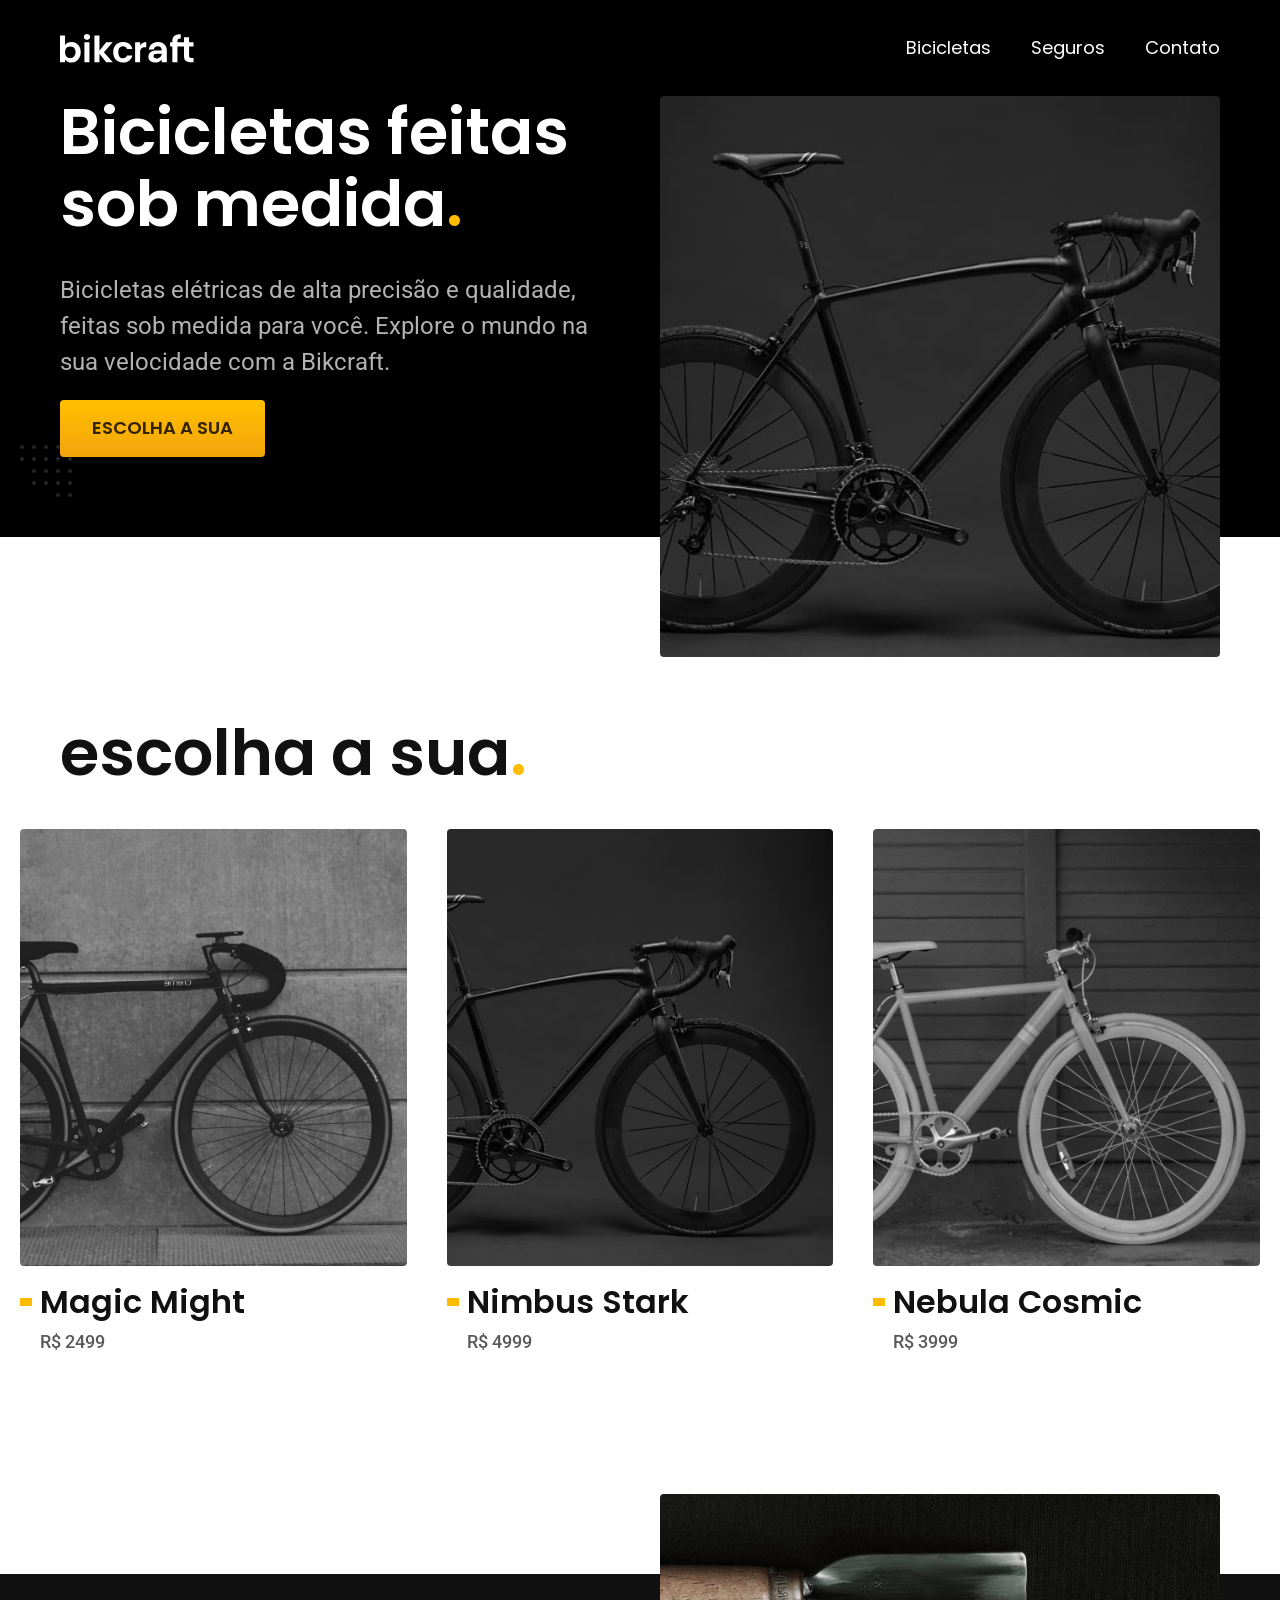
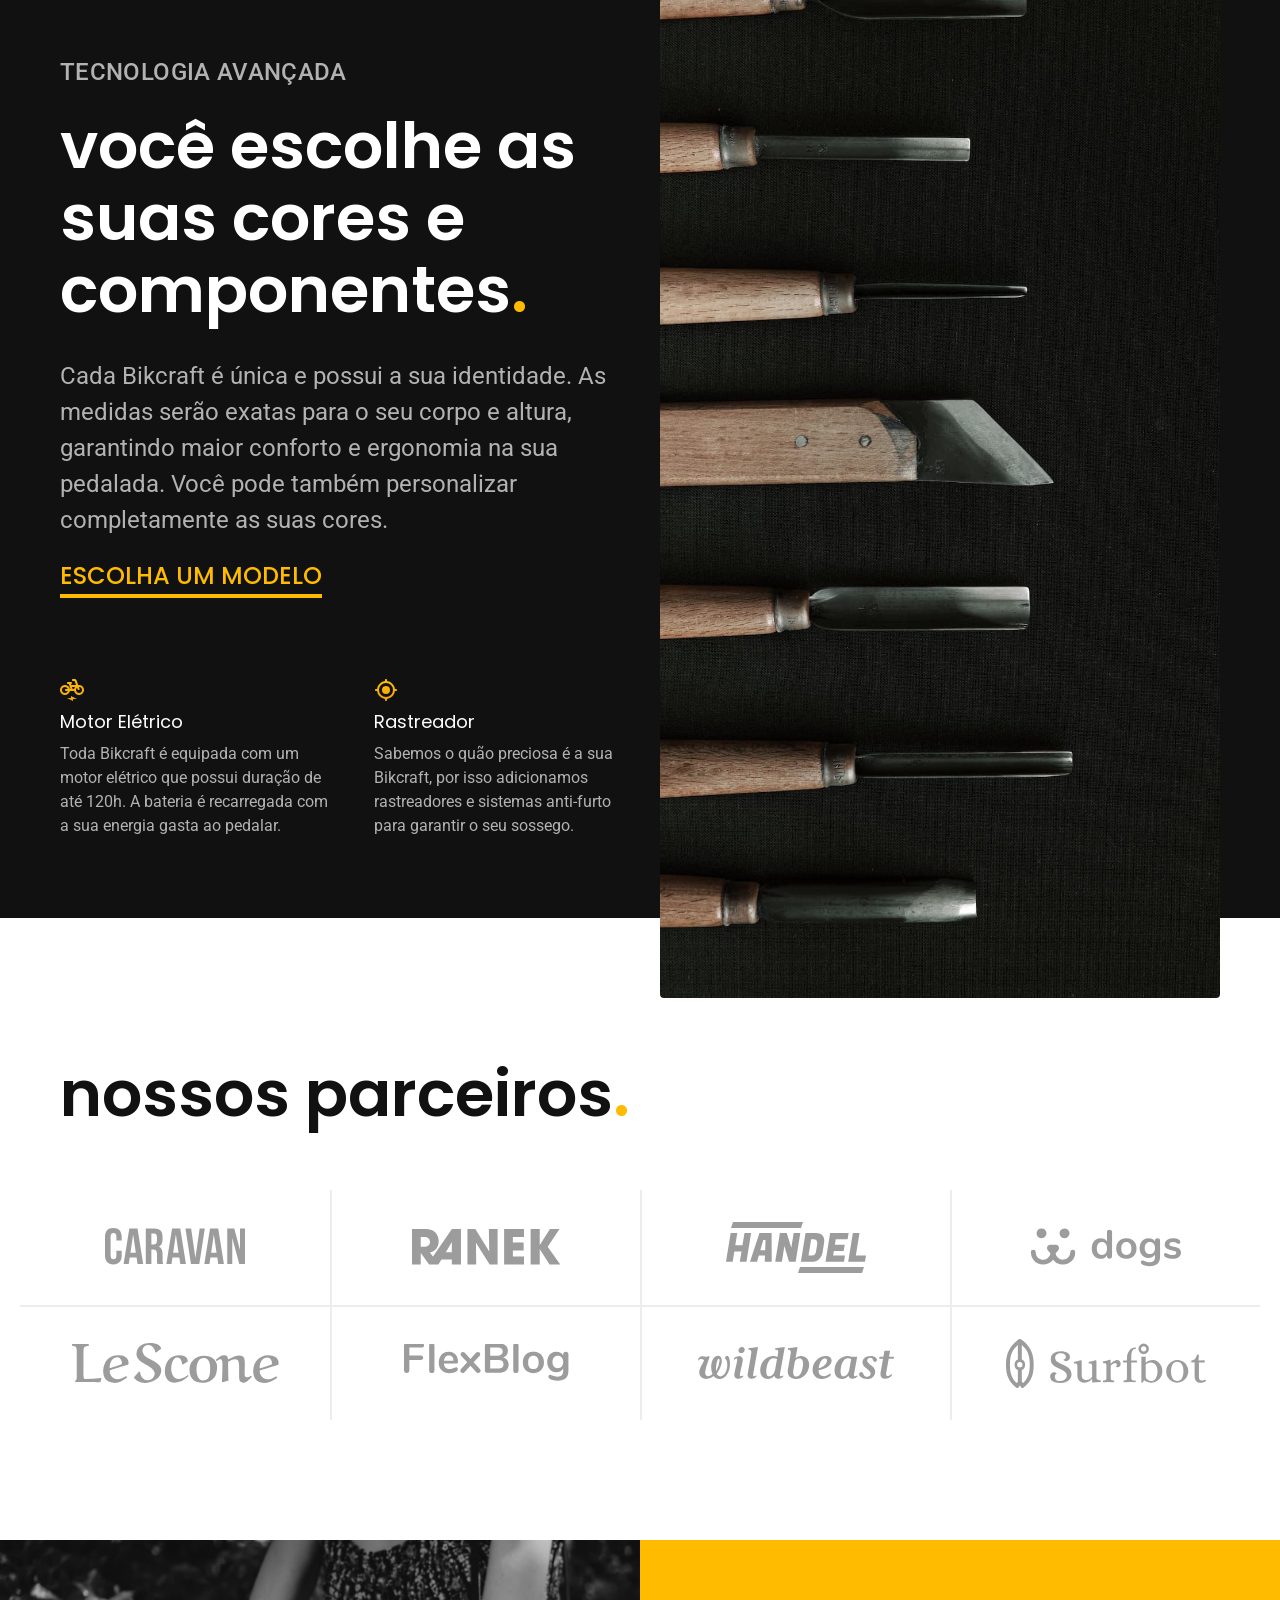
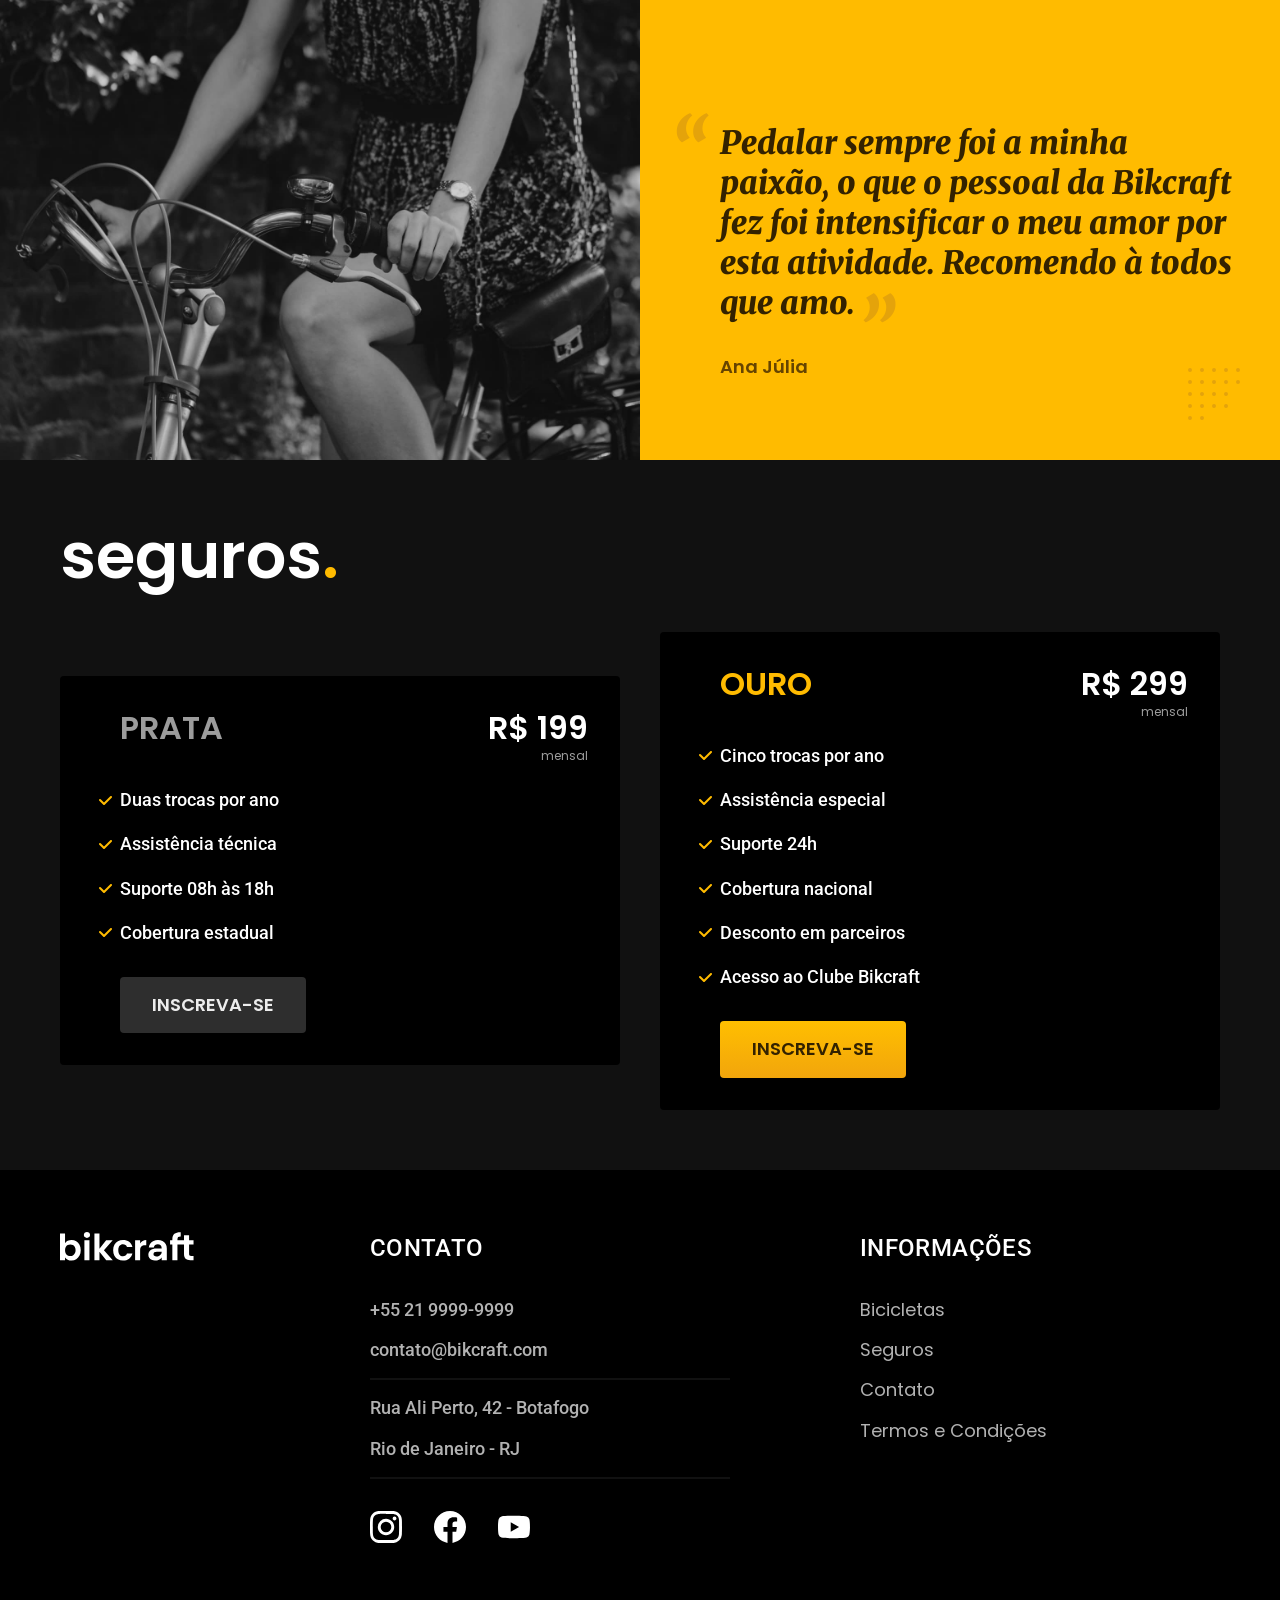
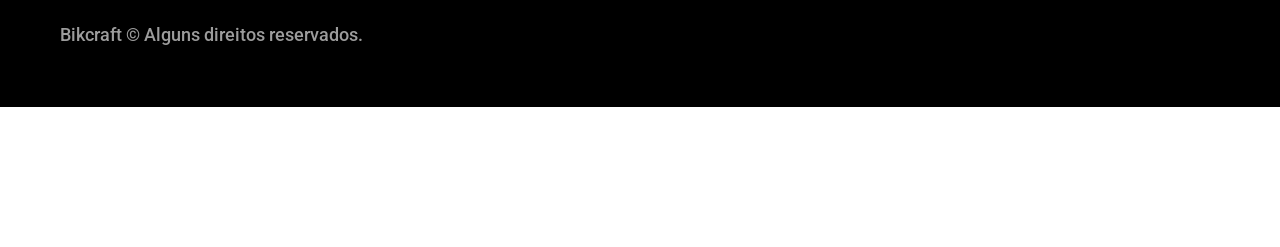
<file: index.html>
<!DOCTYPE html>
<html lang="pt-br">

<head>
  <meta charset="UTF-8">
  <meta name="viewport" content="width=device-width, initial-scale=1.0">

  <title>Bikcraft - Bicicletas Elétricas</title>
  <meta name="description" content="Bicicletas elétricas de alta precisão e qualidade, feitas sob medida para o cliente. Explore o mundo na sua velocidade com a Bikcraft.">

  <link rel="icon" href="./favicon.svg" type="image/svg+xml">
  <link rel="preload" href="./css/style.min.css" as="style">
  <link rel="stylesheet" href="./css/style.min.css">

  <script>document.documentElement.classList.add('js');</script>

  <link rel="preconnect" href="https://fonts.gstatic.com" crossorigin="">
  <link rel="preconnect" href="https://fonts.googleapis.com">
  <link href="https://fonts.googleapis.com/css2?family=Merriweather:ital,wght@1,900&amp;family=Poppins:wght@400;600&amp;family=Roboto:wght@400;500&amp;display=swap" rel="stylesheet">
</head>

<body>
  <header class="header-bg">
    <div class="header container">
      <a href="./">
        <img src="./img/bikcraft.svg" width="136" height="32" alt="Bikcraft">
      </a>

      <nav aria-label="primaria">
        <ul class="header-menu font-1-m cor-0">
          <li><a href="./bicicletas.html">Bicicletas</a></li>
          <li><a href="./seguros.html">Seguros</a></li>
          <li><a href="./contato.html">Contato</a></li>
        </ul>
      </nav>
    </div>
  </header>

  <main class="introducao-bg">
    <div class="introducao container">
      <div class="introducao-conteudo">
        <h1 class="font-1-xxl cor-0 fadeInDown"  data-anime="200">Bicicletas feitas sob medida<span class="cor-p1">.</span></h1>
        <p class="font-2-l cor-5 fadeInDown" data-anime="400">Bicicletas elétricas de alta precisão e qualidade, feitas sob medida para você. Explore o mundo na sua velocidade com a Bikcraft.</p>
        <a class="botao fadeInDown" data-anime="600" href="./bicicletas.html">Escolha a sua</a>
      </div>
      <picture data-anime="800" class="fadeInDown">
        <source media="(max-width: 800px)" srcset="./img/bicicletas/nimbus.jpg">
        <img src="./img/fotos/introducao.jpg" width="1280" height="1600" alt="Bicicleta elétrica preta.">
      </picture>
    </div>
  </main>

  <article class="bicicletas-lista">
    <h2 class="container font-1-xxl">escolha a sua<span class="cor-p1">.</span></h2>

    <ul>
      <li>
        <a href="./bicicletas/magic.html">
          <img src="./img/bicicletas/magic-home.jpg" alt="Bicicleta preta" width="920" height="1040">
          <h3 class="font-1-xl">Magic Might</h3>
          <span class="font-2-m cor-8">R$ 2499</span>
        </a>
      </li>
      <li>
        <a href="./bicicletas/nimbus.html">
          <img src="./img/bicicletas/nimbus-home.jpg" alt="Bicicleta preta" width="920" height="1040">
          <h3 class="font-1-xl">Nimbus Stark</h3>
          <span class="font-2-m cor-8">R$ 4999</span>
        </a>
      </li>
      <li>
        <a href="./bicicletas/nebula.html">
          <img src="./img/bicicletas/nebula-home.jpg" alt="Bicicleta preta" width="920" height="1040">
          <h3 class="font-1-xl">Nebula Cosmic</h3>
          <span class="font-2-m cor-8">R$ 3999</span>
        </a>
      </li>
    </ul>
  </article>

  <article class="tecnologia-bg">
    <div class="tecnologia container">
      <div class="tecnologia-conteudo">
        <span class="font-2-l-b cor-5">Tecnologia Avançada</span>
        <h2 class="font-1-xxl cor-0">você escolhe as suas cores e componentes<span class="cor-p1">.</span></h2>
        <p class="font-2-l cor-5">Cada Bikcraft é única e possui a sua identidade. As medidas serão exatas para o seu corpo e altura, garantindo maior conforto e ergonomia na sua pedalada. Você pode também personalizar completamente as suas cores.</p>
        <a class="link" href="./bicicletas.html">Escolha um modelo</a>
        <div class="tecnologia-vantagens">
          <div>
            <img src="./img/icones/eletrica.svg" width="24" height="24" alt="">
            <h3 class="font-1-m cor-0">Motor Elétrico</h3>
            <p class="font-2-s cor-5">Toda Bikcraft é equipada com um motor elétrico que possui duração de até 120h. A bateria é recarregada com a sua energia gasta ao pedalar.</p>
          </div>
          <div>
            <img src="./img/icones/rastreador.svg" width="24" height="24" alt="">
            <h3 class="font-1-m cor-0">Rastreador</h3>
            <p class="font-2-s cor-5">Sabemos o quão preciosa é a sua Bikcraft, por isso adicionamos rastreadores e sistemas anti-furto para garantir o seu sossego.</p>
          </div>
        </div>
      </div>
      <div class="tecnologia-imagem">
        <img src="./img/fotos/tecnologia.jpg" width="1200" height="1920" alt="">
      </div>
    </div>
  </article>

  <section class="parceiros" aria-label="Nossos Parceiros">
    <h2 class="container font-1-xxl">nossos parceiros<span class="cor-p1">.</span></h2>

    <ul>
      <li><img src="./img/parceiros/caravan.svg" alt="Caravan" width="140" height="38"></li>
      <li><img src="./img/parceiros/ranek.svg" alt="Ranek" width="149" height="36"></li>
      <li><img src="./img/parceiros/handel.svg" alt="Handel" width="140" height="50"></li>
      <li><img src="./img/parceiros/dogs.svg" alt="Dogs" width="152" height="39"></li>
      <li><img src="./img/parceiros/lescone.svg" alt="LeScone" width="208" height="41"></li>
      <li><img src="./img/parceiros/flexblog.svg" alt="FlexBlog" width="165" height="38"></li>
      <li><img src="./img/parceiros/wildbeast.svg" alt="Wildbeast" width="196" height="34"></li>
      <li><img src="./img/parceiros/surfbot.svg" alt="Surfbot" width="200" height="49"></li>
    </ul>
  </section>

  <section class="depoimento" aria-label="Depoimento">
    <div>
      <img src="./img/fotos/depoimento.jpg" width="1560" height="1360" alt="Pessoa pedalando uma bicicleta Bikcraft">
    </div>
    <div class="depoimento-conteudo">
      <blockquote class="font-1-xl cor-p5">
        <p>Pedalar sempre foi a minha paixão, o que o pessoal da Bikcraft fez foi intensificar o meu amor por esta atividade. Recomendo à todos que amo.</p>
      </blockquote>
      <span class="font-1-m-b cor-p4">Ana Júlia</span>
    </div>
  </section>

  <article class="seguros-bg">
    <div class="seguros container">
      <h2 class="font-1-xxl cor-0">seguros<span class="cor-p1">.</span></h2>
      <div class="seguros-item">
        <h3 class="font-1-xl cor-6">PRATA</h3>
        <span class="font-1-xl cor-0">R$ 199 <span class="font-1-xs cor-6">mensal</span></span>
        <ul class="font-2-m cor-0">
          <li>Duas trocas por ano</li>
          <li>Assistência técnica</li>
          <li>Suporte 08h às 18h</li>
          <li>Cobertura estadual</li>
        </ul>
        <a class="botao secundario" href="./orcamento.html">Inscreva-se</a>
      </div>

      <div class="seguros-item">
        <h3 class="font-1-xl cor-p1">OURO</h3>
        <span class="font-1-xl cor-0">R$ 299 <span class="font-1-xs cor-6">mensal</span></span>
        <ul class="font-2-m cor-0">
          <li>Cinco trocas por ano</li>
          <li>Assistência especial</li>
          <li>Suporte 24h</li>
          <li>Cobertura nacional</li>
          <li>Desconto em parceiros</li>
          <li>Acesso ao Clube Bikcraft</li>
        </ul>
        <a class="botao" href="./orcamento.html">Inscreva-se</a>
      </div>
    </div>
  </article>

  <footer class="footer-bg">
    <div class="footer container">
      <img src="./img/bikcraft.svg" width="136" height="32" alt="Bikcraft">
      <div class="footer-contato">
        <h3 class="font-2-l-b cor-0">Contato</h3>
        <ul class="font-2-m cor-5">
          <li><a href="tel:+552199999999">+55 21 9999-9999</a></li>
          <li><a href="mailto:contato@bikcraft.com">contato@bikcraft.com</a></li>
          <li>Rua Ali Perto, 42 - Botafogo</li>
          <li>Rio de Janeiro - RJ</li>
        </ul>
        <div class="footer-redes">
          <a href="./">
            <img src="./img/redes/instagram.svg" width="32" height="32" alt="Instagram">
          </a>
          <a href="./">
            <img src="./img/redes/facebook.svg" width="32" height="32" alt="Facebook">
          </a>
          <a href="./">
            <img src="./img/redes/youtube.svg" width="32" height="32" alt="Youtube">
          </a>
        </div>
      </div>
      <div class="footer-informacoes">
        <h3 class="font-2-l-b cor-0">Informações</h3>
        <nav>
          <ul class="font-1-m cor-5">
            <li><a href="./bicicletas.html">Bicicletas</a></li>
            <li><a href="./seguros.html">Seguros</a></li>
            <li><a href="./contato.html">Contato</a></li>
            <li><a href="./termos.html">Termos e Condições</a></li>
          </ul>
        </nav>
      </div>
      <p class="footer-copy font-2-m cor-6">Bikcraft © Alguns direitos reservados.</p>
    </div>
  </footer>
  <script src="./js/plugins/simple-anime.js"></script>
  <script src="./js/script.js"></script>
</body>

</html>
</file>
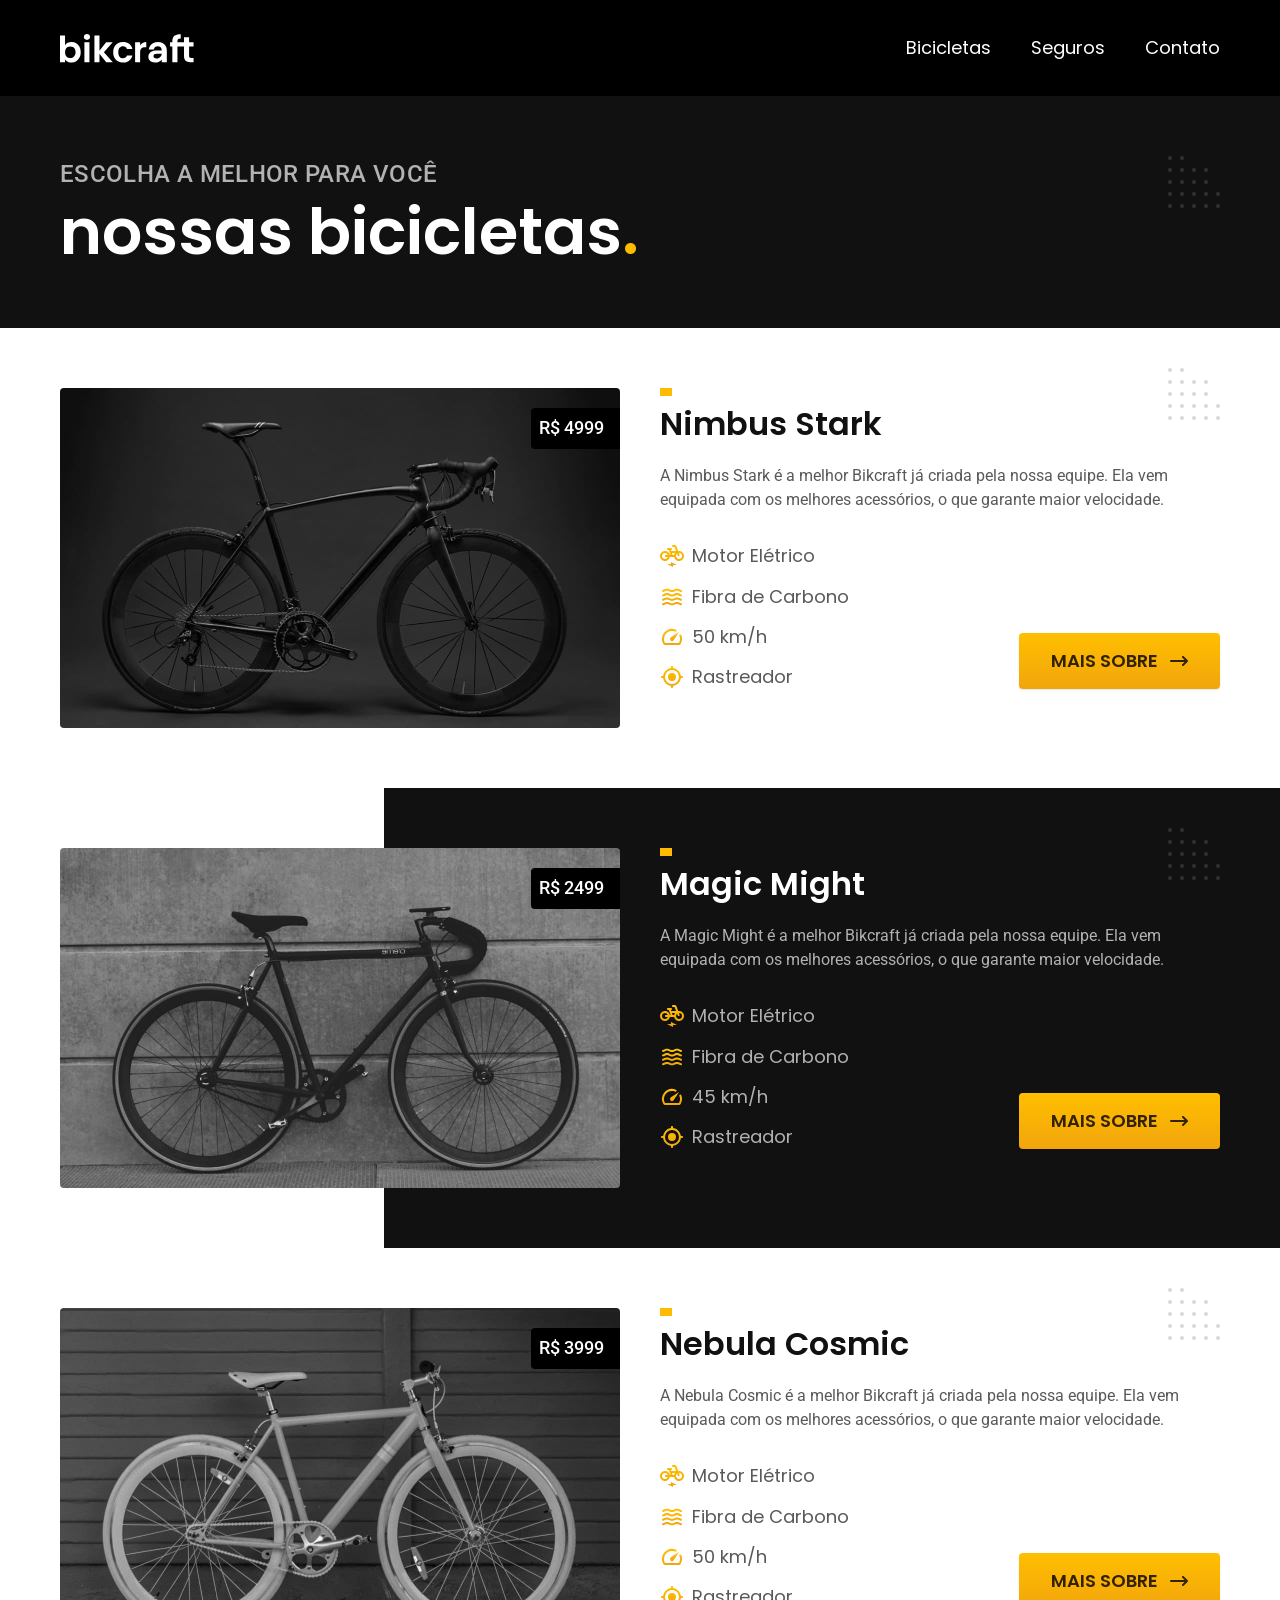
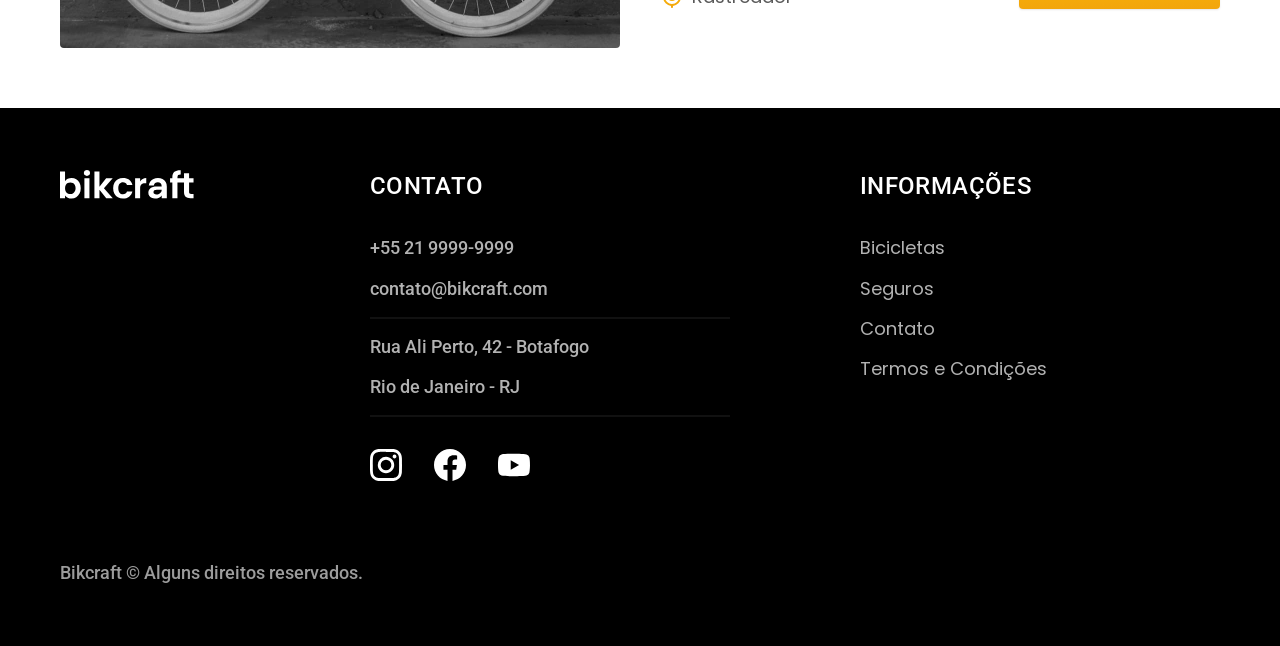
<file: bicicletas.html>
<!DOCTYPE html>
<html lang="pt-br">

<head>
  <meta charset="UTF-8">
  <meta name="viewport" content="width=device-width, initial-scale=1.0">

  <title>Bicicletas | Bikcraft</title>
  <meta name="description" content="Bicicletas">

   <link rel="icon" href="./favicon.svg" type="image/svg+xml">
  <link rel="preload" href="./css/style.min.css" as="style">
  <link rel="stylesheet" href="./css/style.min.css">
<script>document.documentElement.classList.add('js');</script>

  <link rel="preconnect" href="https://fonts.gstatic.com" crossorigin="">
  <link rel="preconnect" href="https://fonts.googleapis.com">
  <link href="https://fonts.googleapis.com/css2?family=Merriweather:ital,wght@1,900&amp;family=Poppins:wght@400;600&amp;family=Roboto:wght@400;500&amp;display=swap" rel="stylesheet">
</head>

<body id="bicicletas">
  <header class="header-bg">
    <div class="header container">
      <a href="./">
        <img src="./img/bikcraft.svg" alt="Bikcraft">
      </a>

      <nav aria-label="primaria">
        <ul class="header-menu font-1-m cor-0">
          <li><a href="./bicicletas.html">Bicicletas</a></li>
          <li><a href="./seguros.html">Seguros</a></li>
          <li><a href="./contato.html">Contato</a></li>
        </ul>
      </nav>
    </div>
  </header>

  <main>
    <div class="titulo-bg">
      <div class="titulo container">
        <p class="font-2-l-b cor-5">Escolha a melhor para você</p>
        <h1 class="font-1-xxl cor-0">nossas bicicletas<span class="cor-p1">.</span></h1>
      </div>
    </div>

    <div class="bicicletas container">
      <div class="bicicletas-imagem">
        <img src="./img/bicicletas/nimbus.jpg" alt="Bicicleta preta">
        <span class="font-2-m cor-0">R$ 4999</span>
      </div>
      <div class="bicicletas-conteudo">
        <h2 class="font-1-xl">Nimbus Stark</h2>
        <p class="font-2-s cor-8">A Nimbus Stark é a melhor Bikcraft já criada pela nossa equipe. Ela vem equipada com os melhores acessórios, o que garante maior velocidade.</p>
        <ul class="font-1-m cor-8">
          <li>
            <img src="./img/icones/eletrica.svg" alt="">
            Motor Elétrico
          </li>
          <li>
            <img src="./img/icones/carbono.svg" alt="">
            Fibra de Carbono
          </li>
          <li>
            <img src="./img/icones/velocidade.svg" alt="">
            50 km/h
          </li>
          <li>
            <img src="./img/icones/rastreador.svg" alt="">
            Rastreador
          </li>
        </ul>
        <a class="botao seta" href="./bicicletas/nimbus.html">Mais Sobre</a>
      </div>
    </div>

    <div class="bicicletas-bg">
      <div class="bicicletas container">
        <div class="bicicletas-imagem">
          <img src="./img/bicicletas/magic.jpg" alt="Bicicleta preta">
          <span class="font-2-m cor-0">R$ 2499</span>
        </div>
        <div class="bicicletas-conteudo">
          <h2 class="font-1-xl cor-0">Magic Might</h2>
          <p class="font-2-s cor-5">A Magic Might é a melhor Bikcraft já criada pela nossa equipe. Ela vem equipada com os melhores acessórios, o que garante maior velocidade.</p>
          <ul class="font-1-m cor-5">
            <li>
              <img src="./img/icones/eletrica.svg" alt="">
              Motor Elétrico
            </li>
            <li>
              <img src="./img/icones/carbono.svg" alt="">
              Fibra de Carbono
            </li>
            <li>
              <img src="./img/icones/velocidade.svg" alt="">
              45 km/h
            </li>
            <li>
              <img src="./img/icones/rastreador.svg" alt="">
              Rastreador
            </li>
          </ul>
          <a class="botao seta" href="./bicicletas/magic.html">Mais Sobre</a>
        </div>
      </div>
    </div>

    <div class="bicicletas container">
      <div class="bicicletas-imagem">
        <img src="./img/bicicletas/nebula.jpg" alt="Bicicleta preta">
        <span class="font-2-m cor-0">R$ 3999</span>
      </div>
      <div class="bicicletas-conteudo">
        <h2 class="font-1-xl">Nebula Cosmic</h2>
        <p class="font-2-s cor-8">A Nebula Cosmic é a melhor Bikcraft já criada pela nossa equipe. Ela vem equipada com os melhores acessórios, o que garante maior velocidade.</p>
        <ul class="font-1-m cor-8">
          <li>
            <img src="./img/icones/eletrica.svg" alt="">
            Motor Elétrico
          </li>
          <li>
            <img src="./img/icones/carbono.svg" alt="">
            Fibra de Carbono
          </li>
          <li>
            <img src="./img/icones/velocidade.svg" alt="">
            50 km/h
          </li>
          <li>
            <img src="./img/icones/rastreador.svg" alt="">
            Rastreador
          </li>
        </ul>
        <a class="botao seta" href="./bicicletas/nebula.html">Mais Sobre</a>
      </div>
    </div>

  </main>

  <footer class="footer-bg">
    <div class="footer container">
      <img src="./img/bikcraft.svg" alt="Bikcraft">
      <div class="footer-contato">
        <h3 class="font-2-l-b cor-0">Contato</h3>
        <ul class="font-2-m cor-5">
          <li><a href="tel:+552199999999">+55 21 9999-9999</a></li>
          <li><a href="mailto:contato@bikcraft.com">contato@bikcraft.com</a></li>
          <li>Rua Ali Perto, 42 - Botafogo</li>
          <li>Rio de Janeiro - RJ</li>
        </ul>
        <div class="footer-redes">
          <a href="./">
            <img src="./img/redes/instagram.svg" alt="Instagram">
          </a>
          <a href="./">
            <img src="./img/redes/facebook.svg" alt="Facebook">
          </a>
          <a href="./">
            <img src="./img/redes/youtube.svg" alt="Youtube">
          </a>
        </div>
      </div>
      <div class="footer-informacoes">
        <h3 class="font-2-l-b cor-0">Informações</h3>
        <nav>
          <ul class="font-1-m cor-5">
            <li><a href="./bicicletas.html">Bicicletas</a></li>
            <li><a href="./seguros.html">Seguros</a></li>
            <li><a href="./contato.html">Contato</a></li>
            <li><a href="./termos.html">Termos e Condições</a></li>
          </ul>
        </nav>
      </div>
      <p class="footer-copy font-2-m cor-6">Bikcraft © Alguns direitos reservados.</p>
    </div>
  </footer>
<script src="./js/script.js"></script>
</body>

</html>
</file>
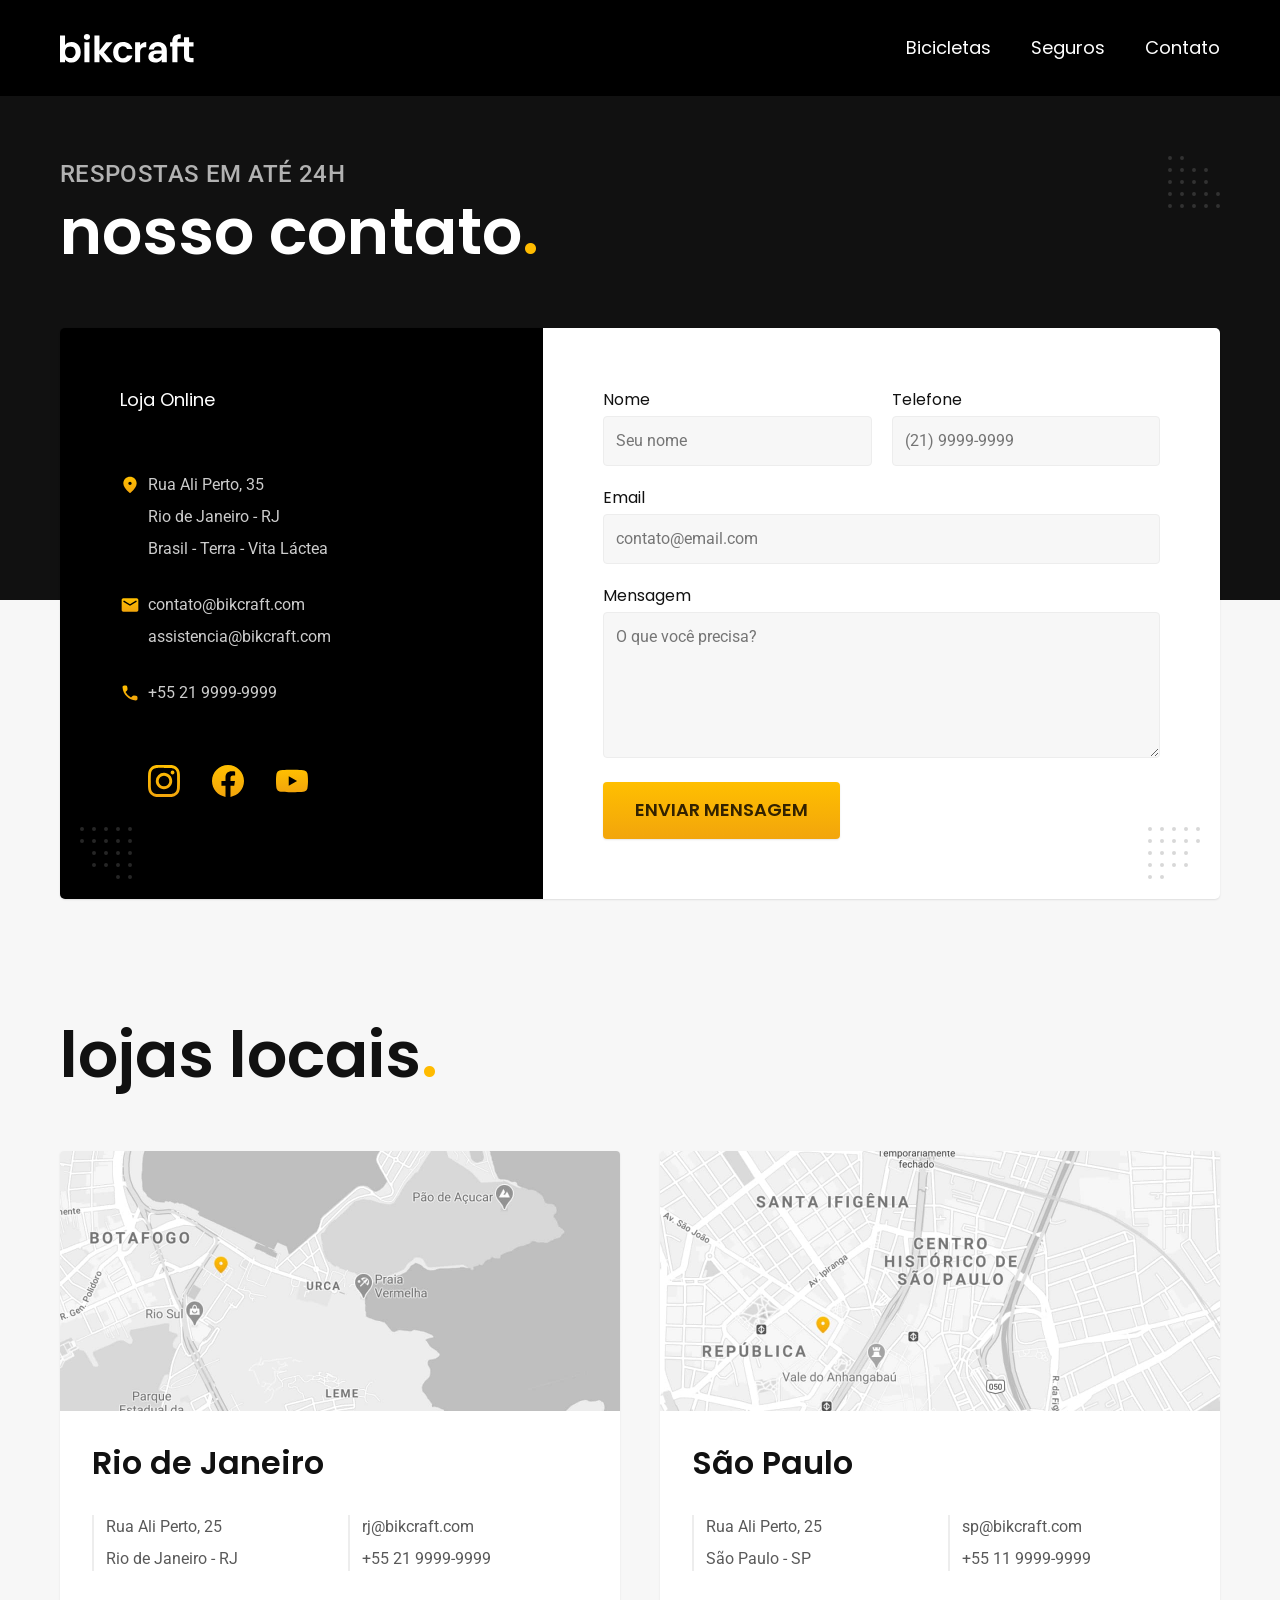
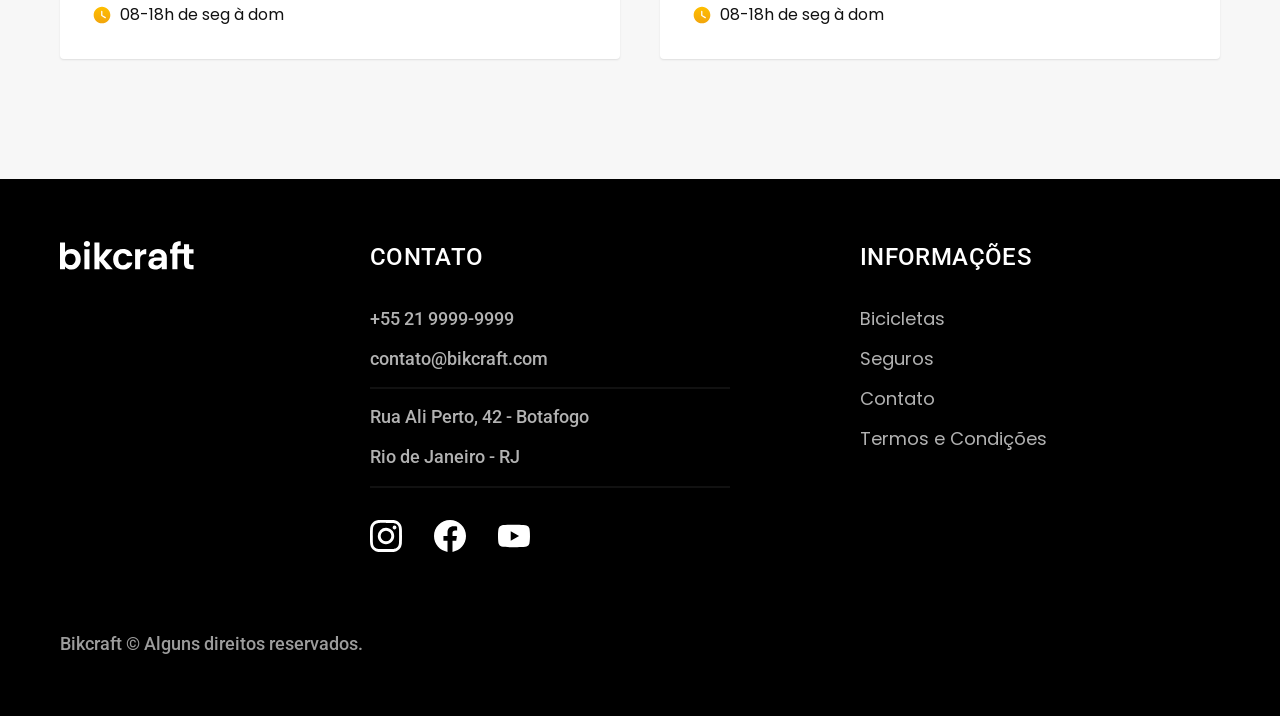
<file: contato.html>
<!DOCTYPE html>
<html lang="pt-br">

<head>
  <meta charset="UTF-8">
  <meta name="viewport" content="width=device-width, initial-scale=1.0">

  <title>Contato | Bikcraft</title>
  <meta name="description" content="Contato.">

   <link rel="icon" href="./favicon.svg" type="image/svg+xml">
  <link rel="preload" href="./css/style.min.css" as="style">
  <link rel="stylesheet" href="./css/style.min.css">
<script>document.documentElement.classList.add('js');</script>

  <link rel="preconnect" href="https://fonts.gstatic.com" crossorigin="">
  <link rel="preconnect" href="https://fonts.googleapis.com">
  <link href="https://fonts.googleapis.com/css2?family=Merriweather:ital,wght@1,900&amp;family=Poppins:wght@400;600&amp;family=Roboto:wght@400;500&amp;display=swap" rel="stylesheet">
</head>

<body id="contato">
  <header class="header-bg">
    <div class="header container">
      <a href="./">
        <img src="./img/bikcraft.svg" alt="Bikcraft">
      </a>

      <nav aria-label="primaria">
        <ul class="header-menu font-1-m cor-0">
          <li><a href="./bicicletas.html">Bicicletas</a></li>
          <li><a href="./seguros.html">Seguros</a></li>
          <li><a href="./contato.html">Contato</a></li>
        </ul>
      </nav>
    </div>
  </header>

  <main>
    <div class="titulo-bg">
      <div class="titulo container">
        <p class="font-2-l-b cor-5">Respostas em até 24h</p>
        <h1 class="font-1-xxl cor-0">nosso contato<span class="cor-p1">.</span></h1>
      </div>
    </div>

    <div class="contato container">
      <section class="contato-dados" aria-label="Endereço">
        <h2 class="font-1-m cor-0">Loja Online</h2>
        <div class="contato-endereco font-2-s cor-4">
          <p>Rua Ali Perto, 35</p>
          <p>Rio de Janeiro - RJ</p>
          <p>Brasil - Terra - Vita Láctea</p>
        </div>
        <address class="contato-meios font-2-s cor-4">
          <a href="mailto:contato@bikcraft.com">contato@bikcraft.com</a>
          <a href="mailto:assistencia@bikcraft.com">assistencia@bikcraft.com</a>
          <a href="tel:+552199999999">+55 21 9999-9999</a>
        </address>
        <div class="contato-redes">
          <a href="./">
            <img src="./img/redes/instagram-p.svg" alt="Instagram">
          </a>
          <a href="./">
            <img src="./img/redes/facebook-p.svg" alt="Facebook">
          </a>
          <a href="./">
            <img src="./img/redes/youtube-p.svg" alt="Youtube">
          </a>
        </div>
      </section>
      <section class="contato-formulario" aria-label="Formulário">
        <form class="form" action="./contato.html">
          <div>
            <label for="nome">Nome</label>
            <input type="text" id="nome" name="nome" placeholder="Seu nome">
          </div>
          <div>
            <label for="telefone">Telefone</label>
            <input type="text" id="telefone" name="telefone" placeholder="(21) 9999-9999">
          </div>
          <div class="col-2">
            <label for="email">Email</label>
            <input type="email" id="email" name="email" placeholder="contato@email.com">
          </div>
          <div class="col-2">
            <label for="mensagem">Mensagem</label>
            <textarea rows="5" id="mensagem" name="mensagem" placeholder="O que você precisa?"></textarea>
          </div>
          <button class="botao col-2">Enviar Mensagem</button>
        </form>
      </section>
    </div>
  </main>

  <article class="lojas container">
    <h2 class="font-1-xxl">lojas locais<span class="cor-p1">.</span></h2>
    <div class="lojas-item">
      <img src="./img/lojas/rj.jpg" alt="mapa marcando o endereço em Rua Ali Perto, 25 - Rio de Janeiro - RJ">
      <div class="lojas-conteudo">
        <h3 class="font-1-xl">Rio de Janeiro</h3>
        <div class="lojas-dados font-2-s cor-8">
          <p>Rua Ali Perto, 25</p>
          <p>Rio de Janeiro - RJ</p>
        </div>
        <div class="lojas-dados font-2-s cor-8">
          <a href="mailto:rj@bikcraft.com">rj@bikcraft.com</a>
          <a href="tel:+552199999999">+55 21 9999-9999</a>
        </div>
        <p class="lojas-tempo font-1-s"><img src="./img/icones/horario.svg" alt="">08-18h de seg à dom</p>
      </div>
    </div>

    <div class="lojas-item">
      <img src="./img/lojas/sp.jpg" alt="mapa marcando o endereço em Rua Ali Perto, 25 - São Paulo - SP">
      <div class="lojas-conteudo">
        <h3 class="font-1-xl">São Paulo</h3>
        <div class="lojas-dados font-2-s cor-8">
          <p>Rua Ali Perto, 25</p>
          <p>São Paulo - SP</p>
        </div>
        <div class="lojas-dados font-2-s cor-8">
          <a href="mailto:sp@bikcraft.com">sp@bikcraft.com</a>
          <a href="tel:+551199999999">+55 11 9999-9999</a>
        </div>
        <p class="lojas-tempo font-1-s"><img src="./img/icones/horario.svg" alt="">08-18h de seg à dom</p>
      </div>
    </div>
  </article>

  <footer class="footer-bg">
    <div class="footer container">
      <img src="./img/bikcraft.svg" alt="Bikcraft">
      <div class="footer-contato">
        <h3 class="font-2-l-b cor-0">Contato</h3>
        <ul class="font-2-m cor-5">
          <li><a href="tel:+552199999999">+55 21 9999-9999</a></li>
          <li><a href="mailto:contato@bikcraft.com">contato@bikcraft.com</a></li>
          <li>Rua Ali Perto, 42 - Botafogo</li>
          <li>Rio de Janeiro - RJ</li>
        </ul>
        <div class="footer-redes">
          <a href="./">
            <img src="./img/redes/instagram.svg" alt="Instagram">
          </a>
          <a href="./">
            <img src="./img/redes/facebook.svg" alt="Facebook">
          </a>
          <a href="./">
            <img src="./img/redes/youtube.svg" alt="Youtube">
          </a>
        </div>
      </div>
      <div class="footer-informacoes">
        <h3 class="font-2-l-b cor-0">Informações</h3>
        <nav>
          <ul class="font-1-m cor-5">
            <li><a href="./bicicletas.html">Bicicletas</a></li>
            <li><a href="./seguros.html">Seguros</a></li>
            <li><a href="./contato.html">Contato</a></li>
            <li><a href="./termos.html">Termos e Condições</a></li>
          </ul>
        </nav>
      </div>
      <p class="footer-copy font-2-m cor-6">Bikcraft © Alguns direitos reservados.</p>
    </div>
  </footer>
<script src="./js/script.js"></script>
</body>

</html>
</file>
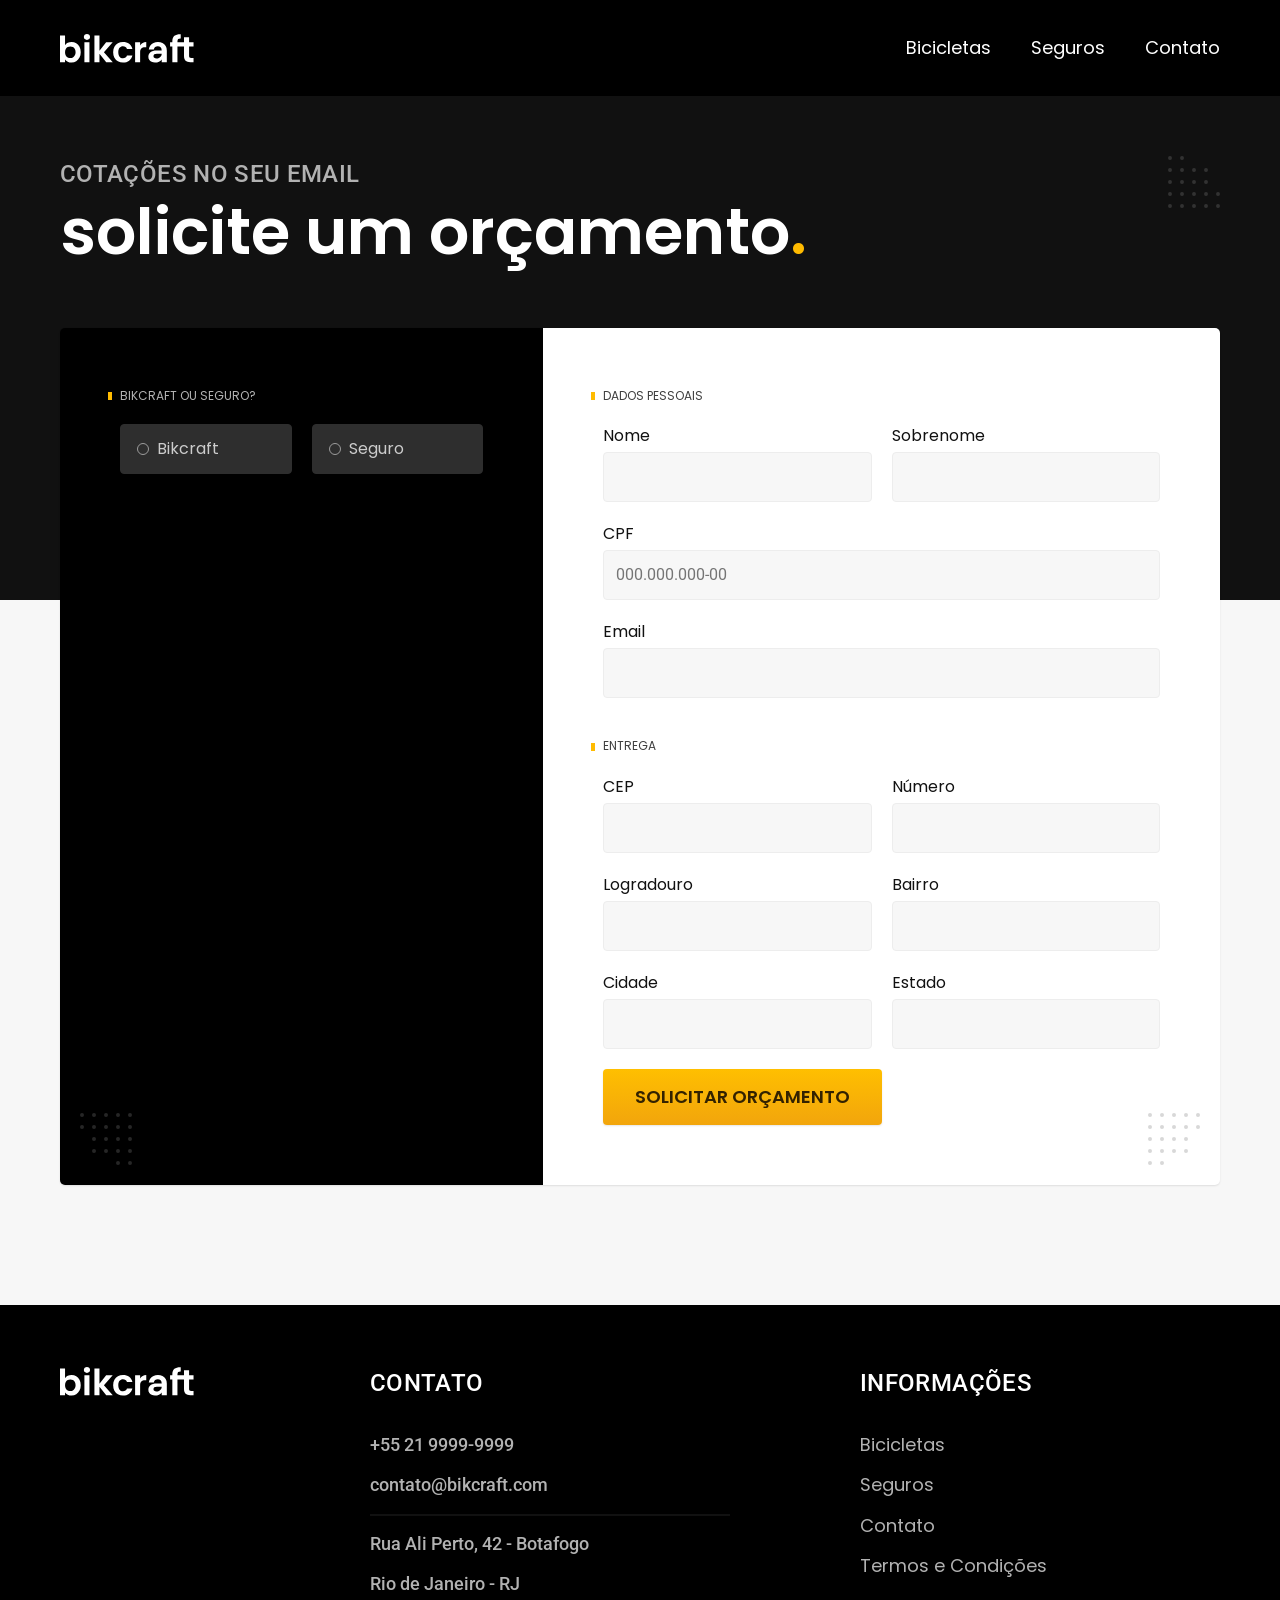
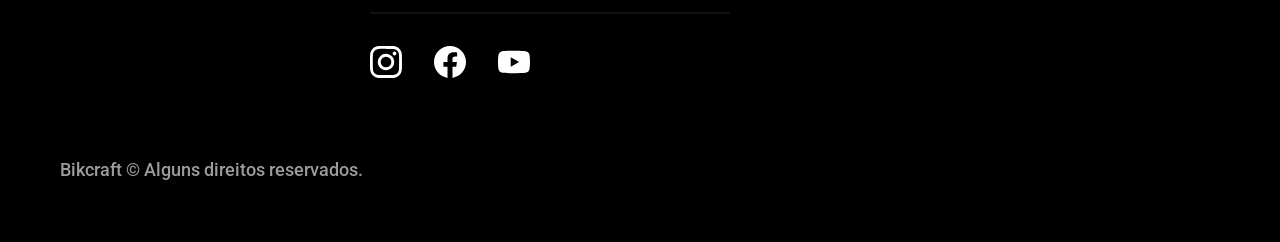
<file: orcamento.html>
<!DOCTYPE html>
<html lang="pt-br">

<head>
  <meta charset="UTF-8">
  <meta name="viewport" content="width=device-width, initial-scale=1.0">

  <title>Orçamento | Bikcraft</title>
  <meta name="description" content="Orçamento.">

   <link rel="icon" href="./favicon.svg" type="image/svg+xml">
  <link rel="preload" href="./css/style.min.css" as="style">
  <link rel="stylesheet" href="./css/style.min.css">
<script>document.documentElement.classList.add('js');</script>

  <link rel="preconnect" href="https://fonts.gstatic.com" crossorigin="">
  <link rel="preconnect" href="https://fonts.googleapis.com">
  <link href="https://fonts.googleapis.com/css2?family=Merriweather:ital,wght@1,900&amp;family=Poppins:wght@400;600&amp;family=Roboto:wght@400;500&amp;display=swap" rel="stylesheet">
</head>

<body id="orcamento">
  <header class="header-bg">
    <div class="header container">
      <a href="./">
        <img src="./img/bikcraft.svg" alt="Bikcraft">
      </a>

      <nav aria-label="primaria">
        <ul class="header-menu font-1-m cor-0">
          <li><a href="./bicicletas.html">Bicicletas</a></li>
          <li><a href="./seguros.html">Seguros</a></li>
          <li><a href="./contato.html">Contato</a></li>
        </ul>
      </nav>
    </div>
  </header>

  <main>
    <div class="titulo-bg">
      <div class="titulo container">
        <p class="font-2-l-b cor-5">Cotações no seu email</p>
        <h1 class="font-1-xxl cor-0">solicite um orçamento<span class="cor-p1">.</span></h1>
      </div>
    </div>

    <form class="orcamento container" action="./orcamento.html">
      <div class="orcamento-produto">
        <h2 class="font-1-xs cor-5">Bikcraft ou Seguro?</h2>

        <input type="radio" name="tipo" value="bikcraft" id="bikcraft">
        <label for="bikcraft">Bikcraft</label>

        <input type="radio" name="tipo" value="seguro" id="seguro">
        <label for="seguro">Seguro</label>

        <div class="orcamento-conteudo" id="orcamento-bikcraft">
          <h2 class="font-1-xs cor-5">Escolha a sua</h2>

          <input type="radio" name="produto" value="nimbus" id="nimbus">
          <label for="nimbus">Nimbus Stark <span>R$ 4999</span></label>
          <div class="orcamento-detalhes">
            <ul class="font-1-xs cor-8">
              <li><img src="./img/icones/eletrica.svg" alt=""> Motor Elétrico</li>
              <li><img src="./img/icones/carbono.svg" alt=""> Fibra de Carbono</li>
              <li><img src="./img/icones/velocidade.svg" alt=""> 50 km/h</li>
              <li><img src="./img/icones/rastreador.svg" alt=""> Rastreador</li>
            </ul>
            <img src="./img/bicicletas/nimbus.jpg" alt="Bicicleta preta">
          </div>

          <input type="radio" name="produto" value="magic" id="magic">
          <label for="magic">Magic Might <span>R$ 2499</span></label>
          <div class="orcamento-detalhes">
            <ul class="font-1-xs cor-8">
              <li><img src="./img/icones/eletrica.svg" alt=""> Motor Elétrico</li>
              <li><img src="./img/icones/carbono.svg" alt=""> Fibra de Carbono</li>
              <li><img src="./img/icones/velocidade.svg" alt=""> 45 km/h</li>
              <li><img src="./img/icones/rastreador.svg" alt=""> Rastreador</li>
            </ul>
            <img src="./img/bicicletas/magic.jpg" alt="Bicicleta preta">
          </div>

          <input type="radio" name="produto" value="nebula" id="nebula">
          <label for="nebula">Nebula Cosmic <span>R$ 3999</span></label>
          <div class="orcamento-detalhes">
            <ul class="font-1-xs cor-8">
              <li><img src="./img/icones/eletrica.svg" alt=""> Motor Elétrico</li>
              <li><img src="./img/icones/carbono.svg" alt=""> Fibra de Carbono</li>
              <li><img src="./img/icones/velocidade.svg" alt=""> 40 km/h</li>
              <li><img src="./img/icones/rastreador.svg" alt=""> Rastreador</li>
            </ul>
            <img src="./img/bicicletas/nebula.jpg" alt="Bicicleta branca">
          </div>

        </div>

        <div class="orcamento-conteudo" id="orcamento-seguro">
          <h2 class="font-1-xs cor-5">Escolha o plano</h2>

          <input type="radio" name="produto" value="prata" id="prata">
          <label for="prata">Prata <span>R$ 199</span></label>

          <input type="radio" name="produto" value="ouro" id="ouro">
          <label for="ouro">Ouro <span>R$ 299</span></label>
        </div>
      </div>
      <div class="orcamento-dados form">
        <h2 class="font-1-xs cor-9 col-2">dados pessoais</h2>
        <div>
          <label for="nome">Nome</label>
          <input type="text" id="nome" name="nome">
        </div>
        <div>
          <label for="sobrenome">Sobrenome</label>
          <input type="text" id="sobrenome" name="sobrenome">
        </div>
        <div class="col-2">
          <label for="cpf">CPF</label>
          <input type="text" id="cpf" name="cpf" placeholder="000.000.000-00">
        </div>
        <div class="col-2">
          <label for="email">Email</label>
          <input type="email" id="email" name="email">
        </div>
        <h2 class="font-1-xs cor-9 col-2">entrega</h2>
        <div>
          <label for="cep">CEP</label>
          <input type="text" id="cep" name="cep">
        </div>
        <div>
          <label for="numero">Número</label>
          <input type="text" id="numero" name="numero">
        </div>
        <div>
          <label for="logradouro">Logradouro</label>
          <input type="text" id="logradouro" name="logradouro">
        </div>
        <div>
          <label for="bairro">Bairro</label>
          <input type="text" id="bairro" name="bairro">
        </div>
        <div>
          <label for="cidade">Cidade</label>
          <input type="text" id="cidade" name="cidade">
        </div>
        <div>
          <label for="estado">Estado</label>
          <input type="text" id="estado" name="estado">
        </div>
        <button class="botao col-2">Solicitar Orçamento</button>
      </div>
    </form>
  </main>

  <footer class="footer-bg">
    <div class="footer container">
      <img src="./img/bikcraft.svg" alt="Bikcraft">
      <div class="footer-contato">
        <h3 class="font-2-l-b cor-0">Contato</h3>
        <ul class="font-2-m cor-5">
          <li><a href="tel:+552199999999">+55 21 9999-9999</a></li>
          <li><a href="mailto:contato@bikcraft.com">contato@bikcraft.com</a></li>
          <li>Rua Ali Perto, 42 - Botafogo</li>
          <li>Rio de Janeiro - RJ</li>
        </ul>
        <div class="footer-redes">
          <a href="./">
            <img src="./img/redes/instagram.svg" alt="Instagram">
          </a>
          <a href="./">
            <img src="./img/redes/facebook.svg" alt="Facebook">
          </a>
          <a href="./">
            <img src="./img/redes/youtube.svg" alt="Youtube">
          </a>
        </div>
      </div>
      <div class="footer-informacoes">
        <h3 class="font-2-l-b cor-0">Informações</h3>
        <nav>
          <ul class="font-1-m cor-5">
            <li><a href="./bicicletas.html">Bicicletas</a></li>
            <li><a href="./seguros.html">Seguros</a></li>
            <li><a href="./contato.html">Contato</a></li>
            <li><a href="./termos.html">Termos e Condições</a></li>
          </ul>
        </nav>
      </div>
      <p class="footer-copy font-2-m cor-6">Bikcraft © Alguns direitos reservados.</p>
    </div>
  </footer>
<script src="./js/script.js"></script>
</body>

</html>
</file>
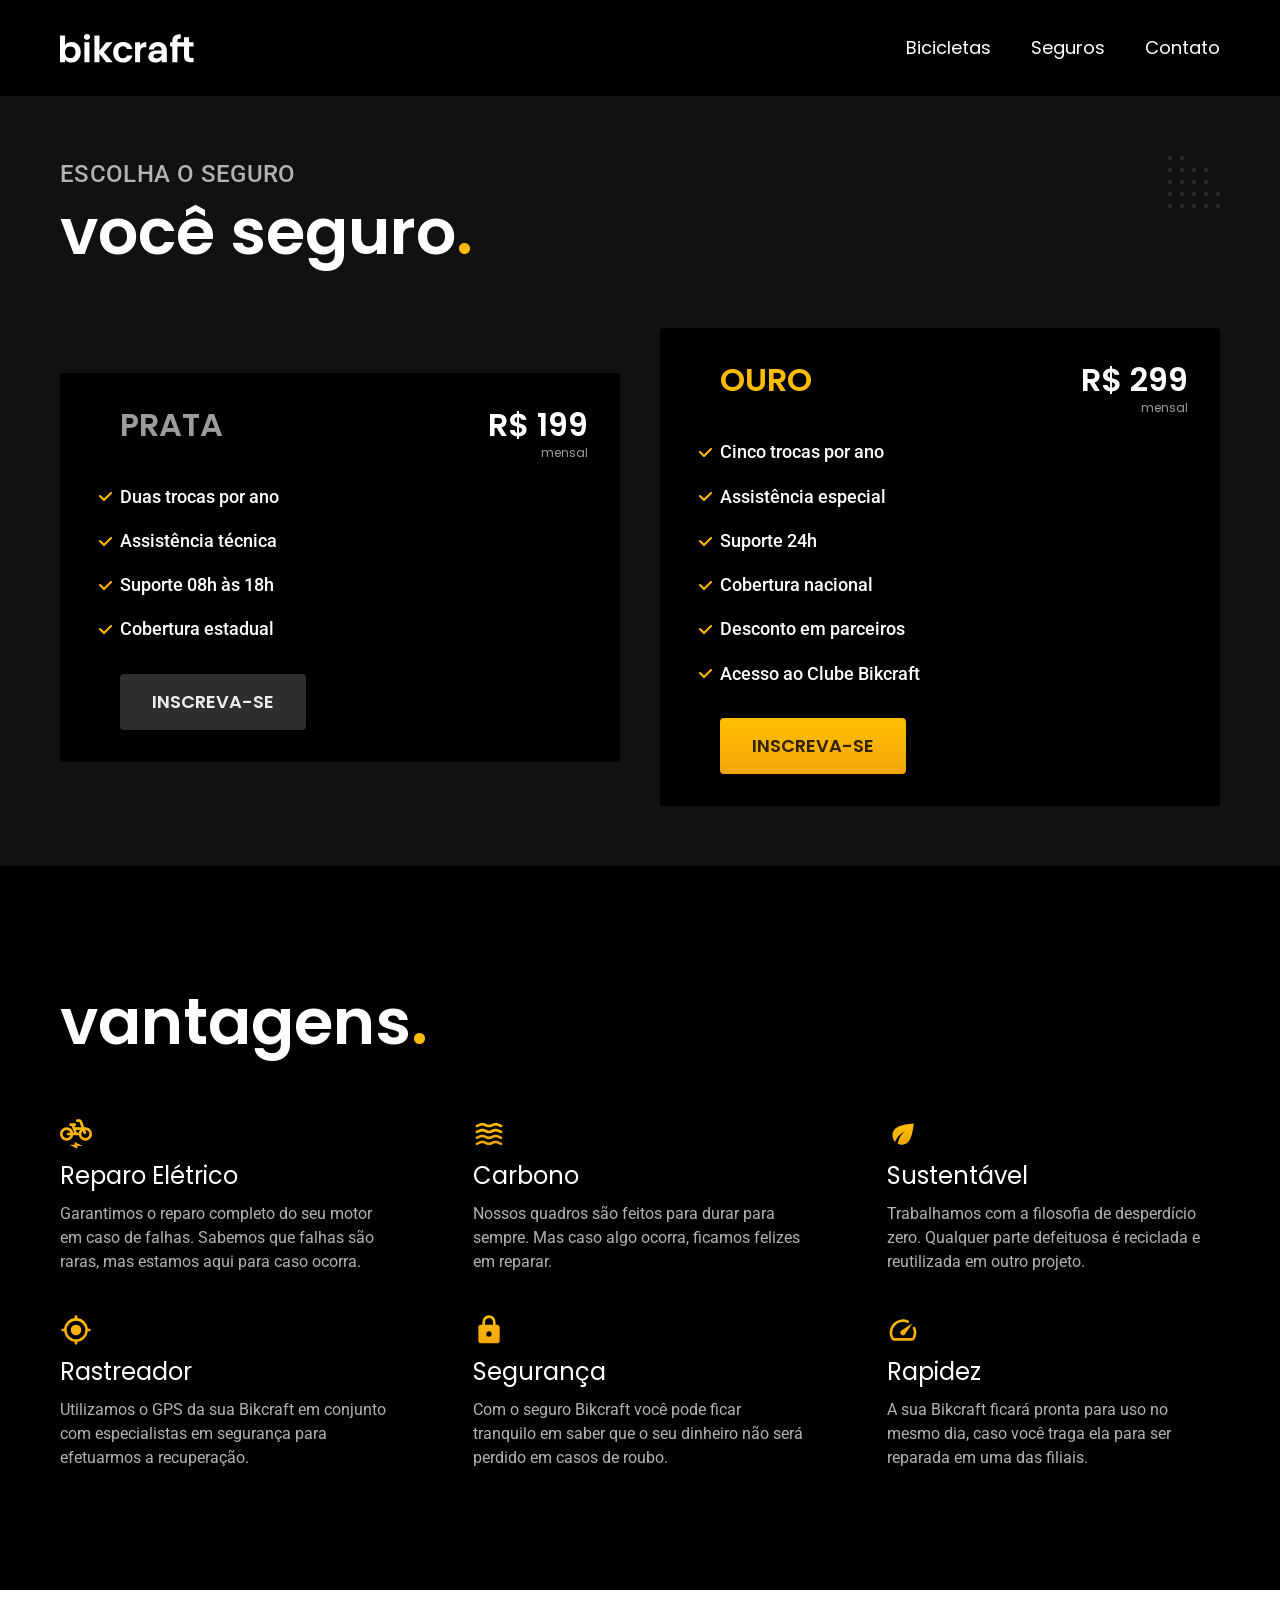
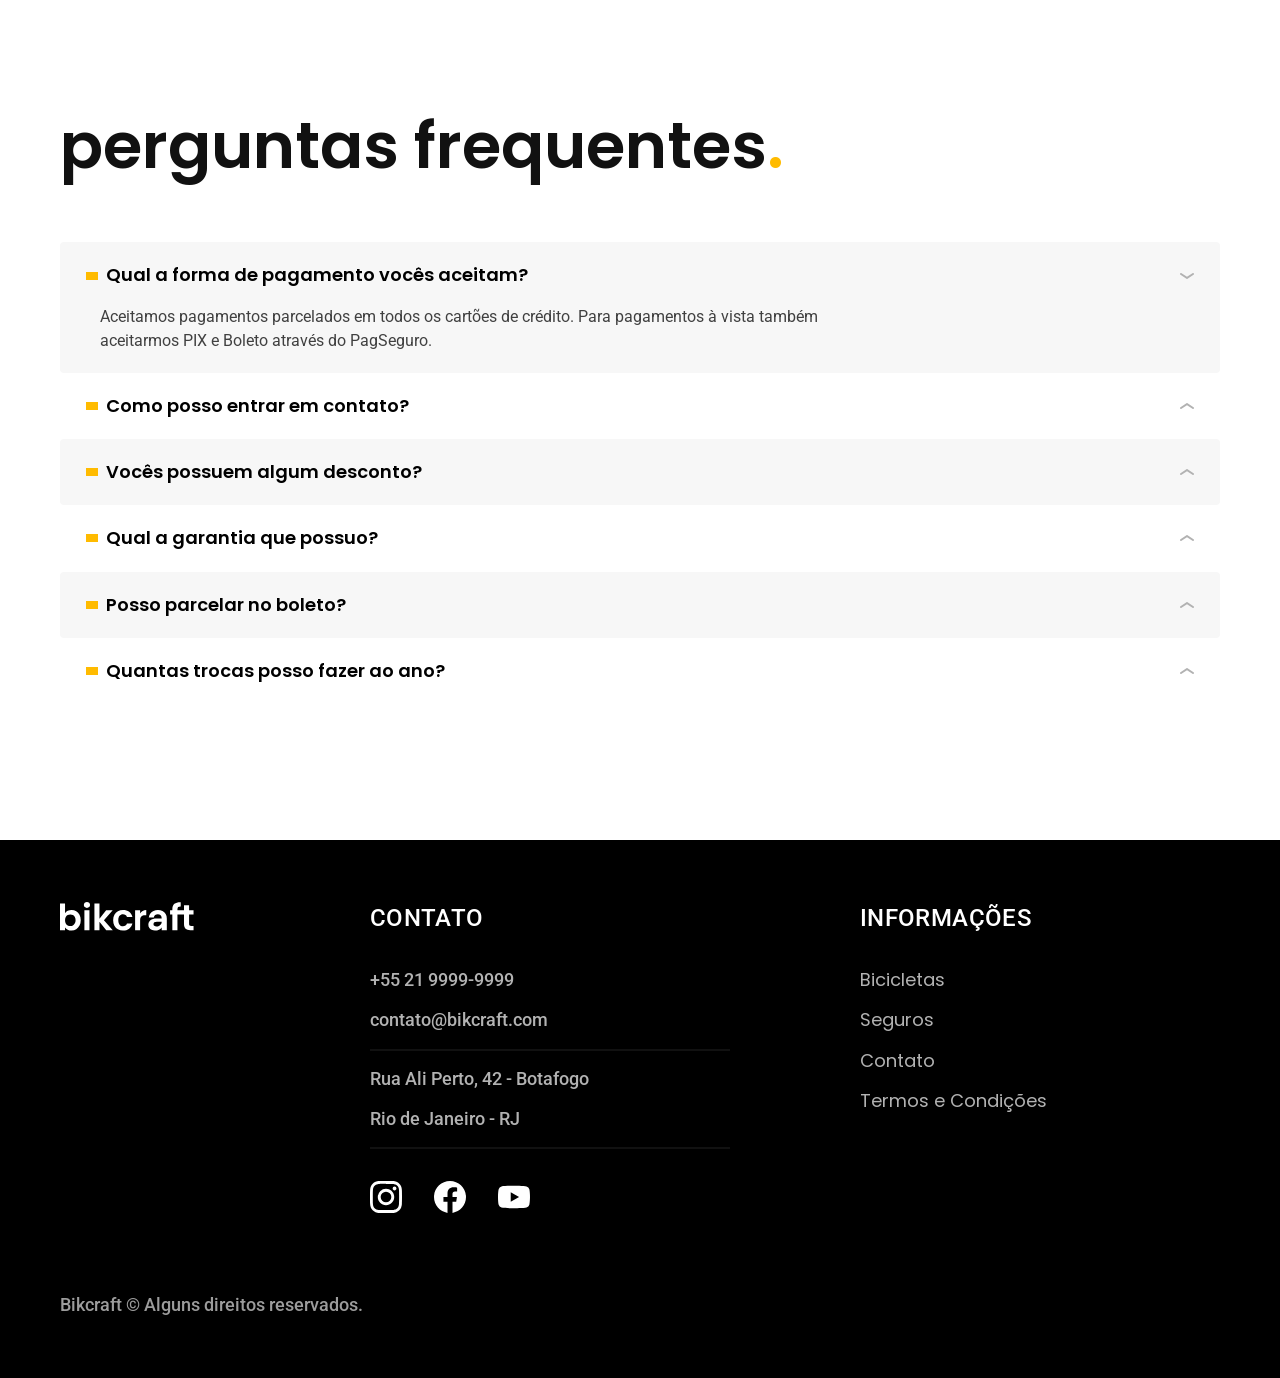
<file: seguros.html>
<!DOCTYPE html>
<html lang="pt-br">

<head>
  <meta charset="UTF-8">
  <meta name="viewport" content="width=device-width, initial-scale=1.0">

  <title>Seguros | Bikcraft</title>
  <meta name="description" content="Seguros.">

   <link rel="icon" href="./favicon.svg" type="image/svg+xml">
  <link rel="preload" href="./css/style.min.css" as="style">
  <link rel="stylesheet" href="./css/style.min.css">
<script>document.documentElement.classList.add('js');</script>

  <link rel="preconnect" href="https://fonts.gstatic.com" crossorigin="">
  <link rel="preconnect" href="https://fonts.googleapis.com">
  <link href="https://fonts.googleapis.com/css2?family=Merriweather:ital,wght@1,900&amp;family=Poppins:wght@400;600&amp;family=Roboto:wght@400;500&amp;display=swap" rel="stylesheet">
</head>

<body id="seguros">
  <header class="header-bg">
    <div class="header container">
      <a href="./">
        <img src="./img/bikcraft.svg" alt="Bikcraft">
      </a>

      <nav aria-label="primaria">
        <ul class="header-menu font-1-m cor-0">
          <li><a href="./bicicletas.html">Bicicletas</a></li>
          <li><a href="./seguros.html">Seguros</a></li>
          <li><a href="./contato.html">Contato</a></li>
        </ul>
      </nav>
    </div>
  </header>

  <main class="seguros-bg">
    <div class="titulo-bg">
      <div class="titulo container">
        <p class="font-2-l-b cor-5">Escolha o seguro</p>
        <h1 class="font-1-xxl cor-0">você seguro<span class="cor-p1">.</span></h1>
      </div>
    </div>

    <div class="seguros container">

      <div class="seguros-item fadeInLeft" data-anime="200">
        <h3 class="font-1-xl cor-6">PRATA</h3>
        <span class="font-1-xl cor-0">R$ 199 <span class="font-1-xs cor-6">mensal</span></span>
        <ul class="font-2-m cor-0">
          <li>Duas trocas por ano</li>
          <li>Assistência técnica</li>
          <li>Suporte 08h às 18h</li>
          <li>Cobertura estadual</li>
        </ul>
        <a class="botao secundario" href="./orcamento.html?tipo=seguro&produto=prata">Inscreva-se</a>
      </div>

      <div class="seguros-item fadeInRight" data-anime="400">
        <h3 class="font-1-xl cor-p1">OURO</h3>
        <span class="font-1-xl cor-0">R$ 299 <span class="font-1-xs cor-6">mensal</span></span>
        <ul class="font-2-m cor-0">
          <li>Cinco trocas por ano</li>
          <li>Assistência especial</li>
          <li>Suporte 24h</li>
          <li>Cobertura nacional</li>
          <li>Desconto em parceiros</li>
          <li>Acesso ao Clube Bikcraft</li>
        </ul>
        <a class="botao" href="./orcamento.html?tipo=seguro&produto=ouro">Inscreva-se</a>
      </div>
    </div>
  </main>

  <article class="vantagens-bg">
    <div class="vantagens container">
      <h2 class="font-1-xxl cor-0">vantagens<span class="cor-p1">.</span></h2>
      <ul>
        <li>
          <img src="./img/icones/eletrica.svg" alt="">
          <h3 class="font-1-l cor-0">Reparo Elétrico</h3>
          <p class="font-2-s cor-5">Garantimos o reparo completo do seu motor em caso de falhas. Sabemos que falhas são
            raras, mas estamos aqui para caso ocorra.</p>
        </li>
        <li>
          <img src="./img/icones/carbono.svg" alt="">
          <h3 class="font-1-l cor-0">Carbono</h3>
          <p class="font-2-s cor-5">Nossos quadros são feitos para durar para sempre. Mas caso algo ocorra, ficamos
            felizes em reparar.</p>
        </li>
        <li>
          <img src="./img/icones/sustentavel.svg" alt="">
          <h3 class="font-1-l cor-0">Sustentável</h3>
          <p class="font-2-s cor-5">Trabalhamos com a filosofia de desperdício zero. Qualquer parte defeituosa é
            reciclada e reutilizada em outro projeto.</p>
        </li>
        <li>
          <img src="./img/icones/rastreador.svg" alt="">
          <h3 class="font-1-l cor-0">Rastreador</h3>
          <p class="font-2-s cor-5">Utilizamos o GPS da sua Bikcraft em conjunto com especialistas em segurança para
            efetuarmos a recuperação.</p>
        </li>
        <li>
          <img src="./img/icones/seguro.svg" alt="">
          <h3 class="font-1-l cor-0">Segurança</h3>
          <p class="font-2-s cor-5">Com o seguro Bikcraft você pode ficar tranquilo em saber que o seu dinheiro não será
            perdido em casos de roubo.</p>
        </li>
        <li>
          <img src="./img/icones/velocidade.svg" alt="">
          <h3 class="font-1-l cor-0">Rapidez</h3>
          <p class="font-2-s cor-5">A sua Bikcraft ficará pronta para uso no mesmo dia, caso você traga ela para ser
            reparada em uma das filiais.</p>
        </li>
      </ul>
    </div>
  </article>

  <article class="perguntas container">
    <h2 class="font-1-xxl">perguntas frequentes<span class="cor-p1">.</span></h2>

    <dl>
      <div>
        <dt><button class="font-1-m-b" aria-controls="pergunta1" aria-expanded="true">Qual a forma de pagamento vocês
            aceitam?</button></dt>
        <dd id="pergunta1" class="font-2-s cor-9 ativa">Aceitamos pagamentos parcelados em todos os cartões de crédito.
          Para pagamentos à vista também aceitarmos PIX e Boleto através do PagSeguro.</dd>
      </div>
      <div>
        <dt><button class="font-1-m-b" aria-controls="pergunta2" aria-expanded="false">Como posso entrar em
            contato?</button></dt>
        <dd id="pergunta2" class="font-2-s cor-9">Aceitamos pagamentos parcelados em todos os cartões de crédito. Para
          pagamentos à vista também aceitarmos PIX e Boleto através do PagSeguro.</dd>
      </div>
      <div>
        <dt><button class="font-1-m-b" aria-controls="pergunta3" aria-expanded="false">Vocês possuem algum
            desconto?</button></dt>
        <dd id="pergunta3" class="font-2-s cor-9">Aceitamos pagamentos parcelados em todos os cartões de crédito. Para
          pagamentos à vista também aceitarmos PIX e Boleto através do PagSeguro.</dd>
      </div>
      <div>
        <dt><button class="font-1-m-b" aria-controls="pergunta4" aria-expanded="false">Qual a garantia que
            possuo?</button></dt>
        <dd id="pergunta4" class="font-2-s cor-9">Aceitamos pagamentos parcelados em todos os cartões de crédito. Para
          pagamentos à vista também aceitarmos PIX e Boleto através do PagSeguro.</dd>
      </div>
      <div>
        <dt><button class="font-1-m-b" aria-controls="pergunta5" aria-expanded="false">Posso parcelar no
            boleto?</button></dt>
        <dd id="pergunta5" class="font-2-s cor-9">Aceitamos pagamentos parcelados em todos os cartões de crédito. Para
          pagamentos à vista também aceitarmos PIX e Boleto através do PagSeguro.</dd>
      </div>
      <div>
        <dt><button class="font-1-m-b" aria-controls="pergunta6" aria-expanded="false">Quantas trocas posso fazer ao
            ano?</button></dt>
        <dd id="pergunta6" class="font-2-s cor-9">Aceitamos pagamentos parcelados em todos os cartões de crédito. Para
          pagamentos à vista também aceitarmos PIX e Boleto através do PagSeguro.</dd>
      </div>
    </dl>
  </article>

  <footer class="footer-bg">
    <div class="footer container">
      <img src="./img/bikcraft.svg" alt="Bikcraft">
      <div class="footer-contato">
        <h3 class="font-2-l-b cor-0">Contato</h3>
        <ul class="font-2-m cor-5">
          <li><a href="tel:+552199999999">+55 21 9999-9999</a></li>
          <li><a href="mailto:contato@bikcraft.com">contato@bikcraft.com</a></li>
          <li>Rua Ali Perto, 42 - Botafogo</li>
          <li>Rio de Janeiro - RJ</li>
        </ul>
        <div class="footer-redes">
          <a href="./">
            <img src="./img/redes/instagram.svg" alt="Instagram">
          </a>
          <a href="./">
            <img src="./img/redes/facebook.svg" alt="Facebook">
          </a>
          <a href="./">
            <img src="./img/redes/youtube.svg" alt="Youtube">
          </a>
        </div>
      </div>
      <div class="footer-informacoes">
        <h3 class="font-2-l-b cor-0">Informações</h3>
        <nav>
          <ul class="font-1-m cor-5">
            <li><a href="./bicicletas.html">Bicicletas</a></li>
            <li><a href="./seguros.html">Seguros</a></li>
            <li><a href="./contato.html">Contato</a></li>
            <li><a href="./termos.html">Termos e Condições</a></li>
          </ul>
        </nav>
      </div>
      <p class="footer-copy font-2-m cor-6">Bikcraft © Alguns direitos reservados.</p>
    </div>
  </footer>
  <script src="./js/plugins/simple-anime.js"></script>
  <script src="./js/script.js"></script>
</body>

</html>
</file>
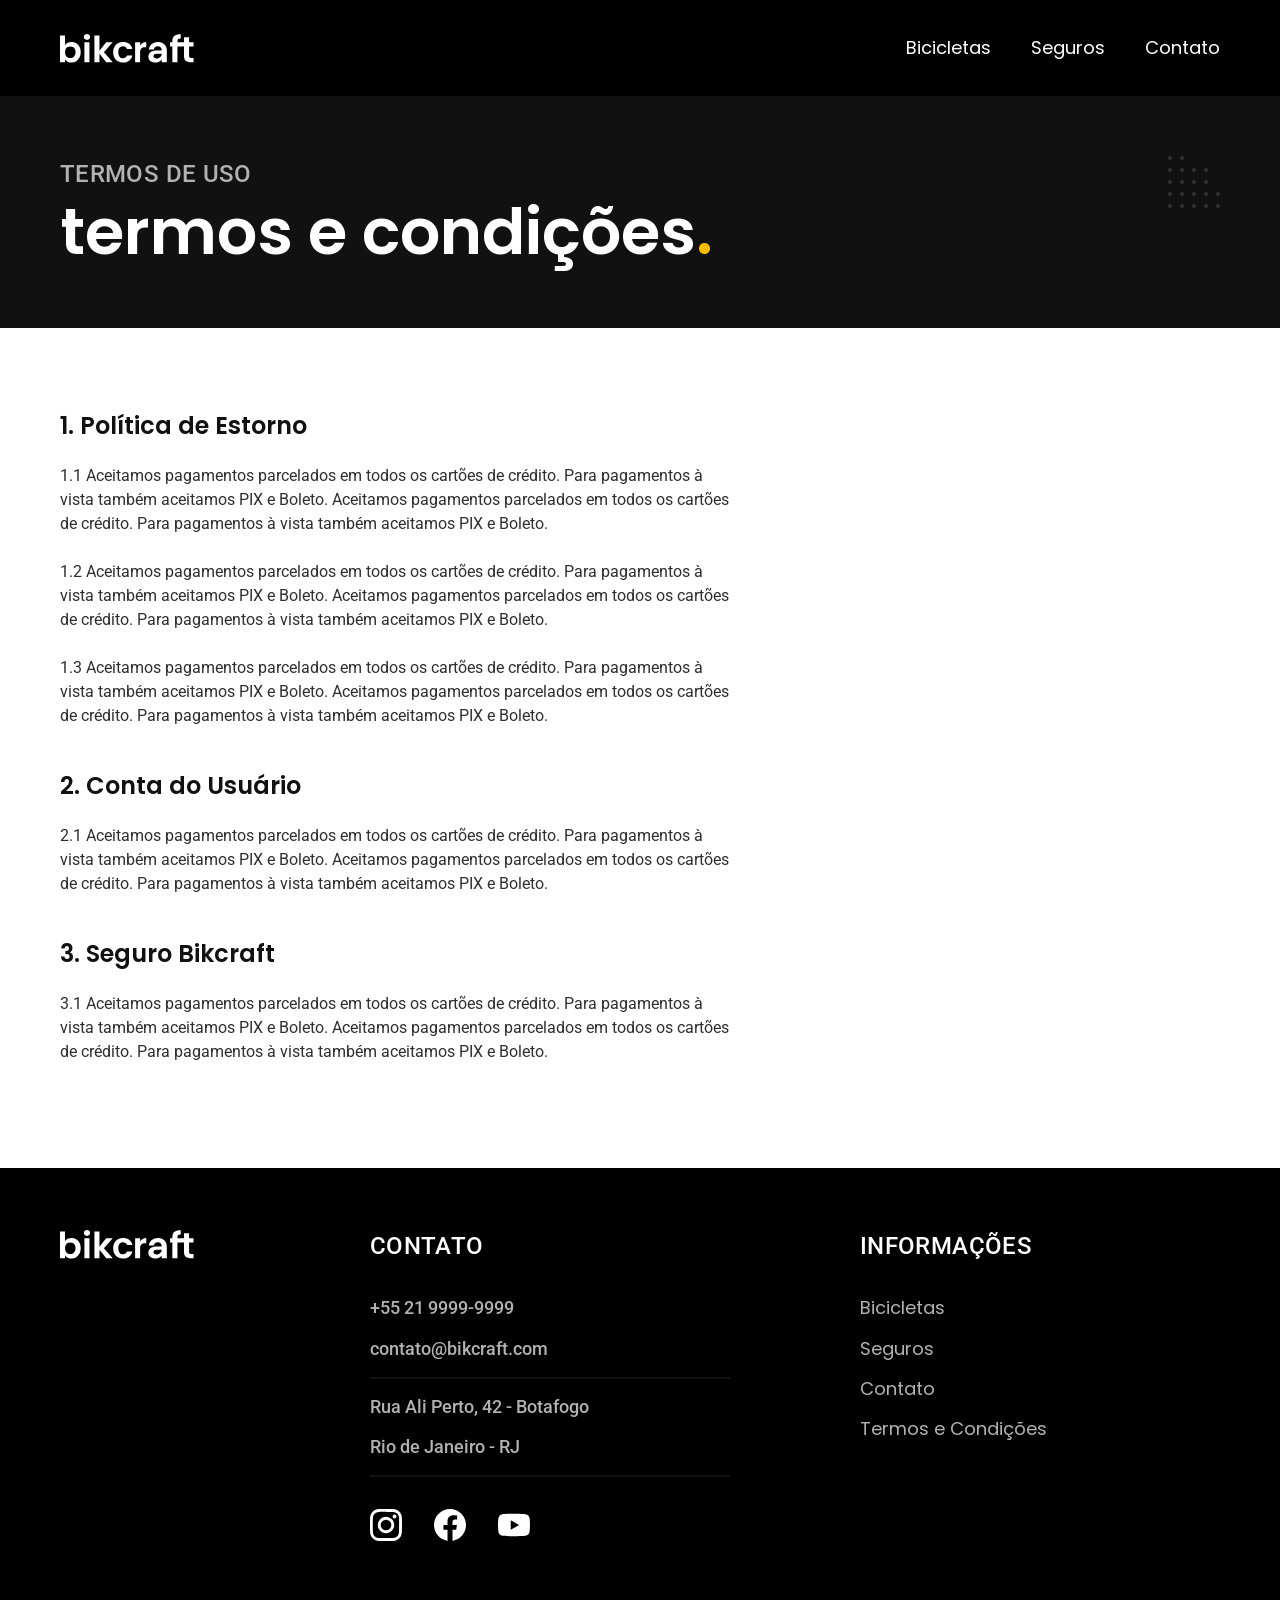
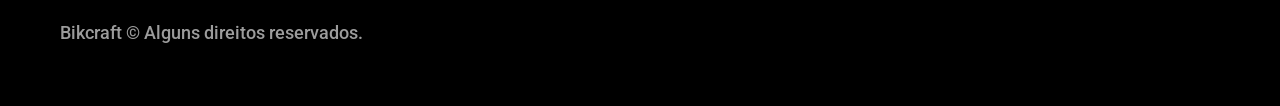
<file: termos.html>
<!DOCTYPE html>
<html lang="pt-br">

<head>
  <meta charset="UTF-8">
  <meta name="viewport" content="width=device-width, initial-scale=1.0">

  <title>Termos e Condições | Bikcraft</title>
  <meta name="description" content="Termos e condições.">

   <link rel="icon" href="./favicon.svg" type="image/svg+xml">
  <link rel="preload" href="./css/style.min.css" as="style">
  <link rel="stylesheet" href="./css/style.min.css">
<script>document.documentElement.classList.add('js');</script>

  <link rel="preconnect" href="https://fonts.gstatic.com" crossorigin="">
  <link rel="preconnect" href="https://fonts.googleapis.com">
  <link href="https://fonts.googleapis.com/css2?family=Merriweather:ital,wght@1,900&amp;family=Poppins:wght@400;600&amp;family=Roboto:wght@400;500&amp;display=swap" rel="stylesheet">
</head>

<body id="termos">
  <header class="header-bg">
    <div class="header container">
      <a href="./">
        <img src="./img/bikcraft.svg" alt="Bikcraft">
      </a>

      <nav aria-label="primaria">
        <ul class="header-menu font-1-m cor-0">
          <li><a href="./bicicletas.html">Bicicletas</a></li>
          <li><a href="./seguros.html">Seguros</a></li>
          <li><a href="./contato.html">Contato</a></li>
        </ul>
      </nav>
    </div>
  </header>

  <main>
    <div class="titulo-bg">
      <div class="titulo container">
        <p class="font-2-l-b cor-5">Termos de uso</p>
        <h1 class="font-1-xxl cor-0">termos e condições<span class="cor-p1">.</span></h1>
      </div>
    </div>

    <div class="termos font-2-s cor-10 container">
      <h2 class="font-1-l cor-11">1. Política de Estorno</h2>
      <p>1.1 Aceitamos pagamentos parcelados em todos os cartões de crédito. Para pagamentos à vista também aceitamos PIX e Boleto. Aceitamos pagamentos parcelados em todos os cartões de crédito. Para pagamentos à vista também aceitamos PIX e Boleto.</p>
      <p>1.2 Aceitamos pagamentos parcelados em todos os cartões de crédito. Para pagamentos à vista também aceitamos PIX e Boleto. Aceitamos pagamentos parcelados em todos os cartões de crédito. Para pagamentos à vista também aceitamos PIX e Boleto.</p>
      <p>1.3 Aceitamos pagamentos parcelados em todos os cartões de crédito. Para pagamentos à vista também aceitamos PIX e Boleto. Aceitamos pagamentos parcelados em todos os cartões de crédito. Para pagamentos à vista também aceitamos PIX e Boleto.</p>
      <h2 class="font-1-l cor-11">2. Conta do Usuário</h2>
      <p>2.1 Aceitamos pagamentos parcelados em todos os cartões de crédito. Para pagamentos à vista também aceitamos PIX e Boleto. Aceitamos pagamentos parcelados em todos os cartões de crédito. Para pagamentos à vista também aceitamos PIX e Boleto.</p>
      <h2 class="font-1-l cor-11">3. Seguro Bikcraft</h2>
      <p>3.1 Aceitamos pagamentos parcelados em todos os cartões de crédito. Para pagamentos à vista também aceitamos PIX e Boleto. Aceitamos pagamentos parcelados em todos os cartões de crédito. Para pagamentos à vista também aceitamos PIX e Boleto.</p>
    </div>
  </main>

  <footer class="footer-bg">
    <div class="footer container">
      <img src="./img/bikcraft.svg" alt="Bikcraft">
      <div class="footer-contato">
        <h3 class="font-2-l-b cor-0">Contato</h3>
        <ul class="font-2-m cor-5">
          <li><a href="tel:+552199999999">+55 21 9999-9999</a></li>
          <li><a href="mailto:contato@bikcraft.com">contato@bikcraft.com</a></li>
          <li>Rua Ali Perto, 42 - Botafogo</li>
          <li>Rio de Janeiro - RJ</li>
        </ul>
        <div class="footer-redes">
          <a href="./">
            <img src="./img/redes/instagram.svg" alt="Instagram">
          </a>
          <a href="./">
            <img src="./img/redes/facebook.svg" alt="Facebook">
          </a>
          <a href="./">
            <img src="./img/redes/youtube.svg" alt="Youtube">
          </a>
        </div>
      </div>
      <div class="footer-informacoes">
        <h3 class="font-2-l-b cor-0">Informações</h3>
        <nav>
          <ul class="font-1-m cor-5">
            <li><a href="./bicicletas.html">Bicicletas</a></li>
            <li><a href="./seguros.html">Seguros</a></li>
            <li><a href="./contato.html">Contato</a></li>
            <li><a href="./termos.html">Termos e Condições</a></li>
          </ul>
        </nav>
      </div>
      <p class="footer-copy font-2-m cor-6">Bikcraft © Alguns direitos reservados.</p>
    </div>
  </footer>
<script src="./js/script.js"></script>
</body>

</html>
</file>
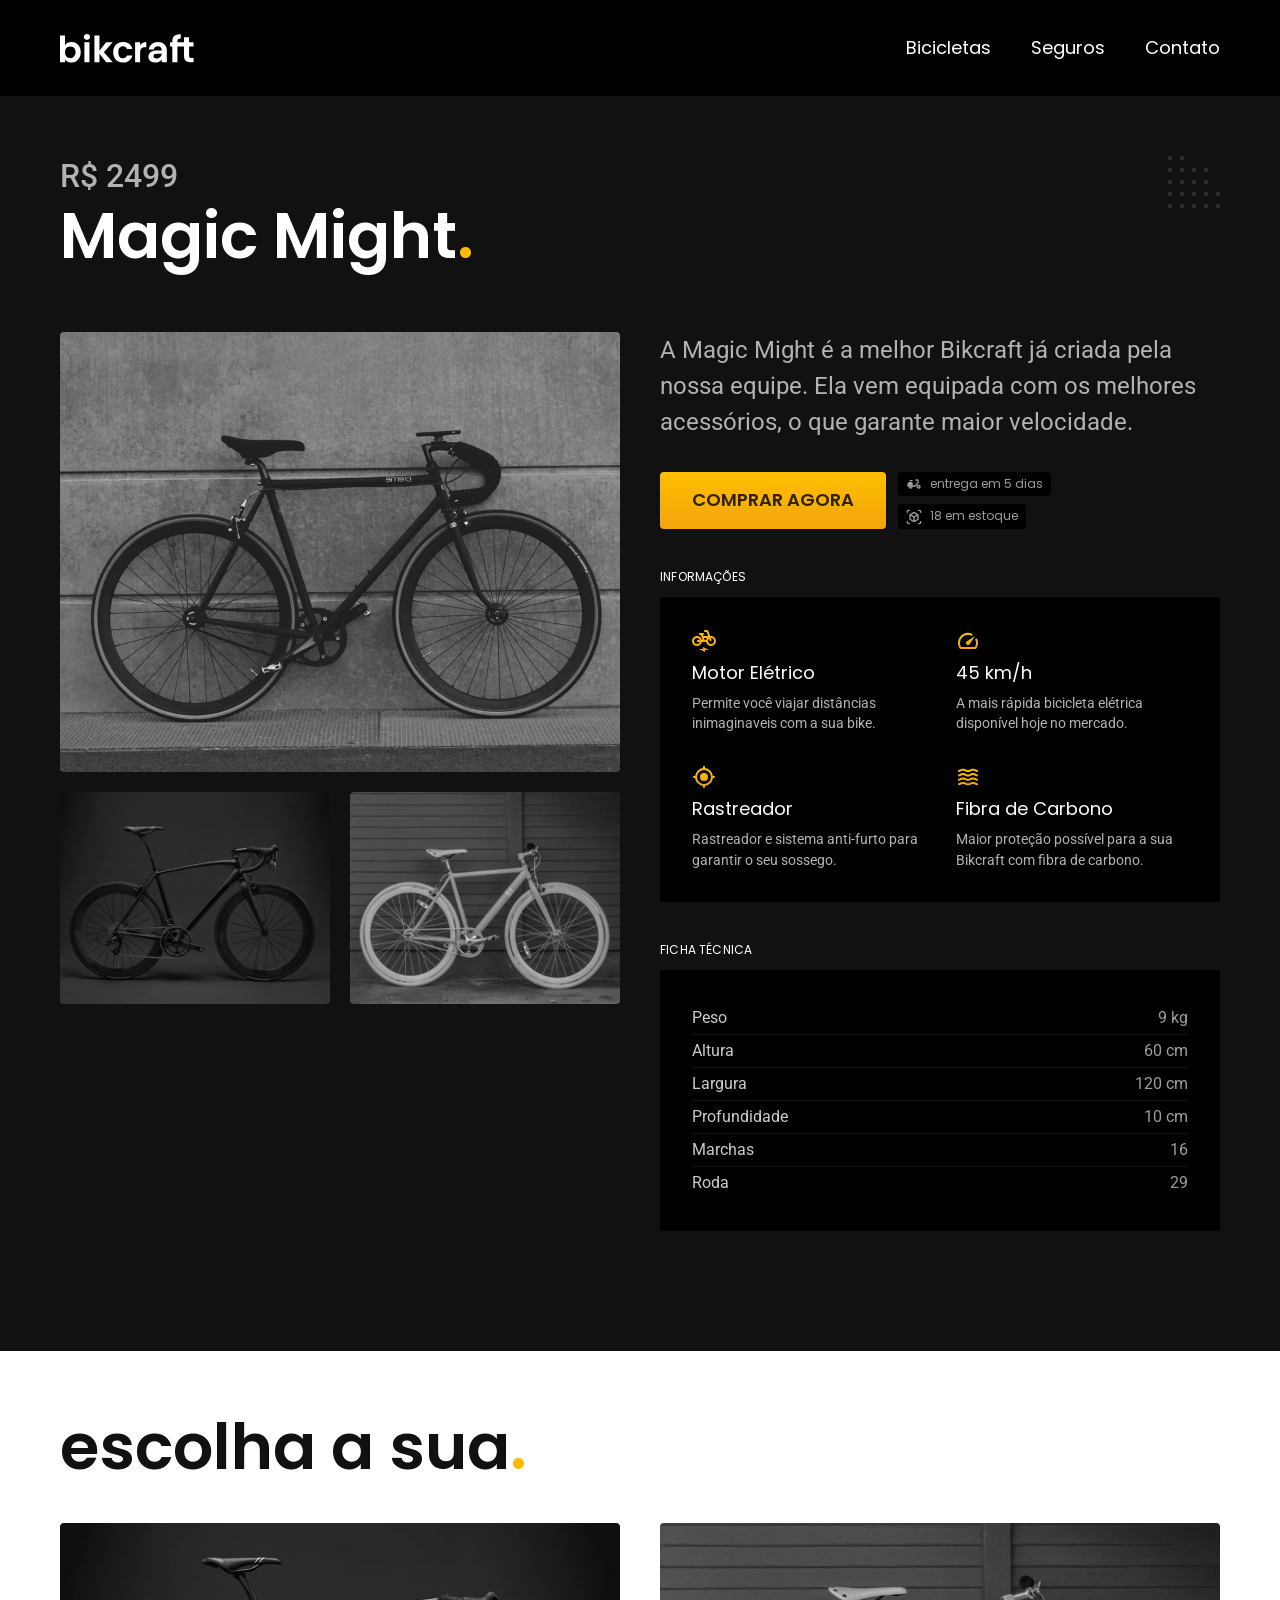
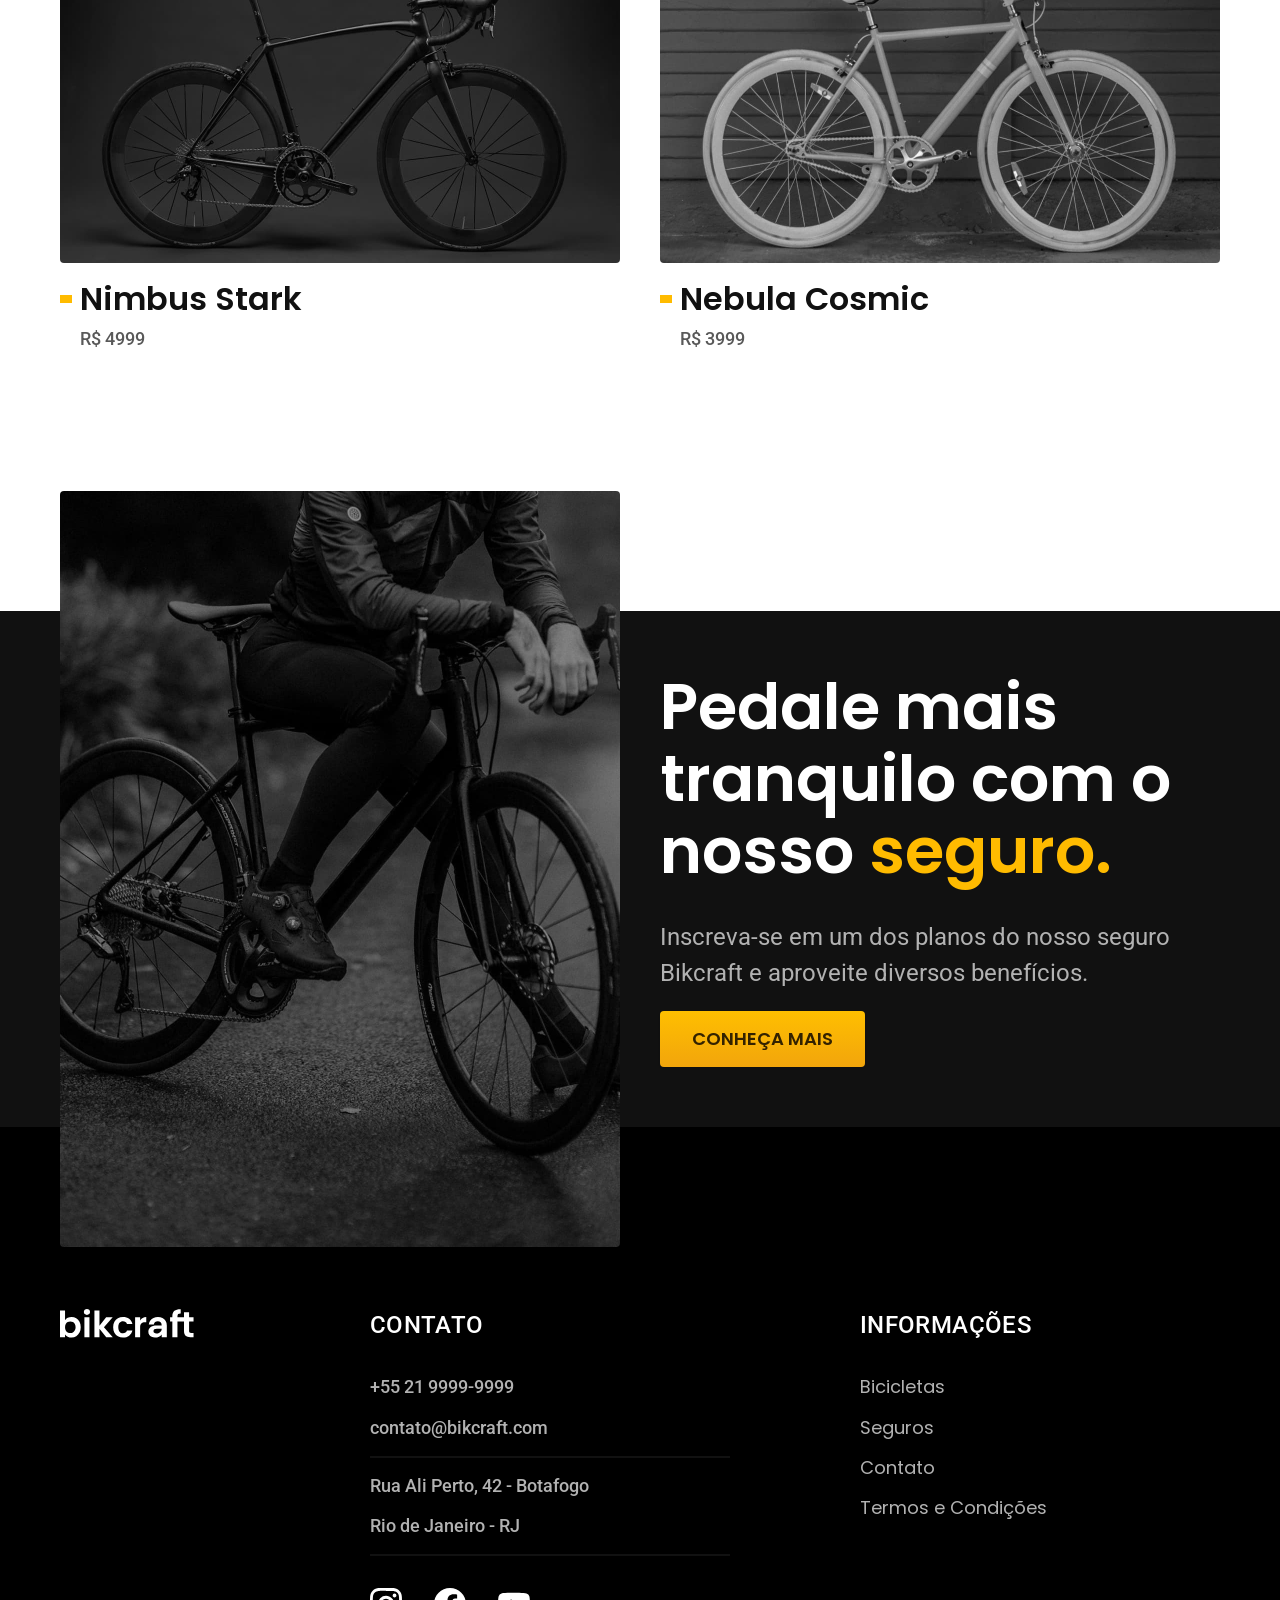
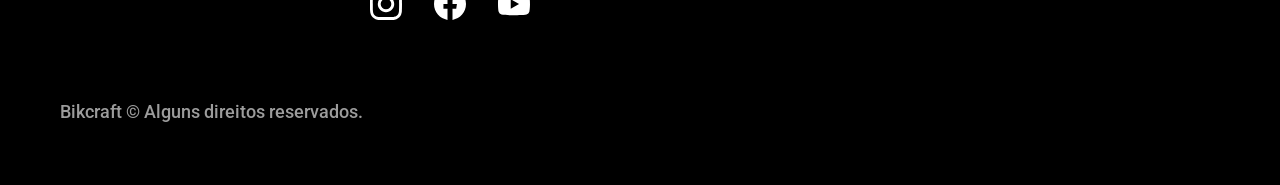
<file: bicicletas/magic.html>
<!DOCTYPE html>
<html lang="pt-br">

<head>
  <meta charset="UTF-8">
  <meta name="viewport" content="width=device-width, initial-scale=1.0">

  <title>Magic | Bikcraft</title>
  <meta name="description" content="Magic.">

  <link rel="icon" href="../favicon.svg" type="image/svg+xml">
  <link rel="preload" href="../css/style.min.css" as="style">
  <link rel="stylesheet" href="../css/style.min.css">
<script>document.documentElement.classList.add('js');</script>

  <link rel="preconnect" href="https://fonts.gstatic.com" crossorigin="">
  <link rel="preconnect" href="https://fonts.googleapis.com">
  <link href="https://fonts.googleapis.com/css2?family=Merriweather:ital,wght@1,900&amp;family=Poppins:wght@400;600&amp;family=Roboto:wght@400;500&amp;display=swap" rel="stylesheet">
</head>

<body id="bicicleta">
  <header class="header-bg">
    <div class="header container">
      <a href="../">
        <img src="../img/bikcraft.svg" alt="Bikcraft">
      </a>

      <nav aria-label="primaria">
        <ul class="header-menu font-1-m cor-0">
          <li><a href="../bicicletas.html">Bicicletas</a></li>
          <li><a href="../seguros.html">Seguros</a></li>
          <li><a href="../contato.html">Contato</a></li>
        </ul>
      </nav>
    </div>
  </header>

  <main class="titulo-bg">
    <div>
      <div class="titulo container">
        <p class="font-2-xl cor-5">R$ 2499</p>
        <h1 class="font-1-xxl cor-0">Magic Might<span class="cor-p1">.</span></h1>
      </div>
    </div>
    <div class="bicicleta container">
      <div class="bicicleta-imagens">
        <img src="../img/bicicleta/nimbus2.jpg" alt="Bicicleta 1">
        <img src="../img/bicicleta/nimbus1.jpg" alt="Bicicleta 2">
        <img src="../img/bicicleta/nimbus3.jpg" alt="Bicicleta 3">
      </div>
      <div class="bicicleta-conteudo">
        <p class="font-2-l cor-5">A Magic Might é a melhor Bikcraft já criada pela nossa equipe. Ela vem equipada com os melhores acessórios, o que garante maior velocidade.</p>
        <div class="bicicleta-comprar">
          <a class="botao" href="../orcamento.html?tipo=bikcraft&produto=magic">Comprar Agora</a>
          <span class="font-1-xs cor-6"><img src="../img/icones/entrega.svg" alt=""> entrega em 5 dias</span>
          <span class="font-1-xs cor-6"><img src="../img/icones/estoque.svg" alt=""> 18 em estoque</span>
        </div>

        <h2 class="font-1-xs cor-0">Informações</h2>
        <ul class="bicicleta-informacoes">
          <li>
            <img src="../img/icones/eletrica.svg" alt="">
            <h3 class="font-1-m cor-0">Motor Elétrico</h3>
            <p class="font-2-xs cor-5">Permite você viajar distâncias inimaginaveis com a sua bike.</p>
          </li>
          <li>
            <img src="../img/icones/velocidade.svg" alt="">
            <h3 class="font-1-m cor-0">45 km/h</h3>
            <p class="font-2-xs cor-5">A mais rápida bicicleta elétrica disponível hoje no mercado.</p>
          </li>
          <li>
            <img src="../img/icones/rastreador.svg" alt="">
            <h3 class="font-1-m cor-0">Rastreador</h3>
            <p class="font-2-xs cor-5">Rastreador e sistema anti-furto para garantir o seu sossego.</p>
          </li>
          <li>
            <img src="../img/icones/carbono.svg" alt="">
            <h3 class="font-1-m cor-0">Fibra de Carbono</h3>
            <p class="font-2-xs cor-5">Maior proteção possível para a sua Bikcraft com fibra de carbono.</p>
          </li>
        </ul>
        <h2 class="font-1-xs cor-0">Ficha Técnica</h2>
        <ul class="bicicleta-ficha font-2-s cor-4">
          <li>Peso <span>9 kg</span></li>
          <li>Altura <span>60 cm</span></li>
          <li>Largura <span>120 cm</span></li>
          <li>Profundidade <span>10 cm</span></li>
          <li>Marchas <span>16</span></li>
          <li>Roda <span>29</span></li>
        </ul>
      </div>
    </div>
  </main>

  <article class="bicicletas-lista container">
    <h2 class="font-1-xxl">escolha a sua<span class="cor-p1">.</span></h2>

    <ul>
      <li>
        <a href="./nimbus.html">
          <img src="../img/bicicletas/nimbus.jpg" alt="Bicicleta preta">
          <h3 class="font-1-xl">Nimbus Stark</h3>
          <span class="font-2-m cor-8">R$ 4999</span>
        </a>
      </li>
      <li>
        <a href="./nebula.html">
          <img src="../img/bicicletas/nebula.jpg" alt="Bicicleta preta">
          <h3 class="font-1-xl">Nebula Cosmic</h3>
          <span class="font-2-m cor-8">R$ 3999</span>
        </a>
      </li>
    </ul>
  </article>

  <article class="seguro-bg">
    <div class="seguro container">
      <div class="seguro-imagem">
        <img src="../img/fotos/seguros.jpg" alt="Pessoa parada em cima de uma bicicleta.">
      </div>
      <div class="seguro-conteudo">
        <h2 class="font-1-xxl cor-0">Pedale mais tranquilo com o nosso <span class="cor-p1">seguro.</span></h2>
        <p class="font-2-l cor-5">Inscreva-se em um dos planos do nosso seguro Bikcraft e aproveite diversos benefícios.</p>
        <a class="botao" href="../seguros.html">Conheça Mais</a>
      </div>
    </div>
  </article>

  <footer class="footer-bg">
    <div class="footer container">
      <img src="../img/bikcraft.svg" alt="Bikcraft">
      <div class="footer-contato">
        <h3 class="font-2-l-b cor-0">Contato</h3>
        <ul class="font-2-m cor-5">
          <li><a href="tel:+552199999999">+55 21 9999-9999</a></li>
          <li><a href="mailto:contato@bikcraft.com">contato@bikcraft.com</a></li>
          <li>Rua Ali Perto, 42 - Botafogo</li>
          <li>Rio de Janeiro - RJ</li>
        </ul>
        <div class="footer-redes">
          <a href="../">
            <img src="../img/redes/instagram.svg" alt="Instagram">
          </a>
          <a href="../">
            <img src="../img/redes/facebook.svg" alt="Facebook">
          </a>
          <a href="../">
            <img src="../img/redes/youtube.svg" alt="Youtube">
          </a>
        </div>
      </div>
      <div class="footer-informacoes">
        <h3 class="font-2-l-b cor-0">Informações</h3>
        <nav>
          <ul class="font-1-m cor-5">
            <li><a href="../bicicletas.html">Bicicletas</a></li>
            <li><a href="../seguros.html">Seguros</a></li>
            <li><a href="../contato.html">Contato</a></li>
            <li><a href="../termos.html">Termos e Condições</a></li>
          </ul>
        </nav>
      </div>
      <p class="footer-copy font-2-m cor-6">Bikcraft © Alguns direitos reservados.</p>
    </div>
  </footer>
<script src="../js/script.js"></script>
</body>

</html>
</file>
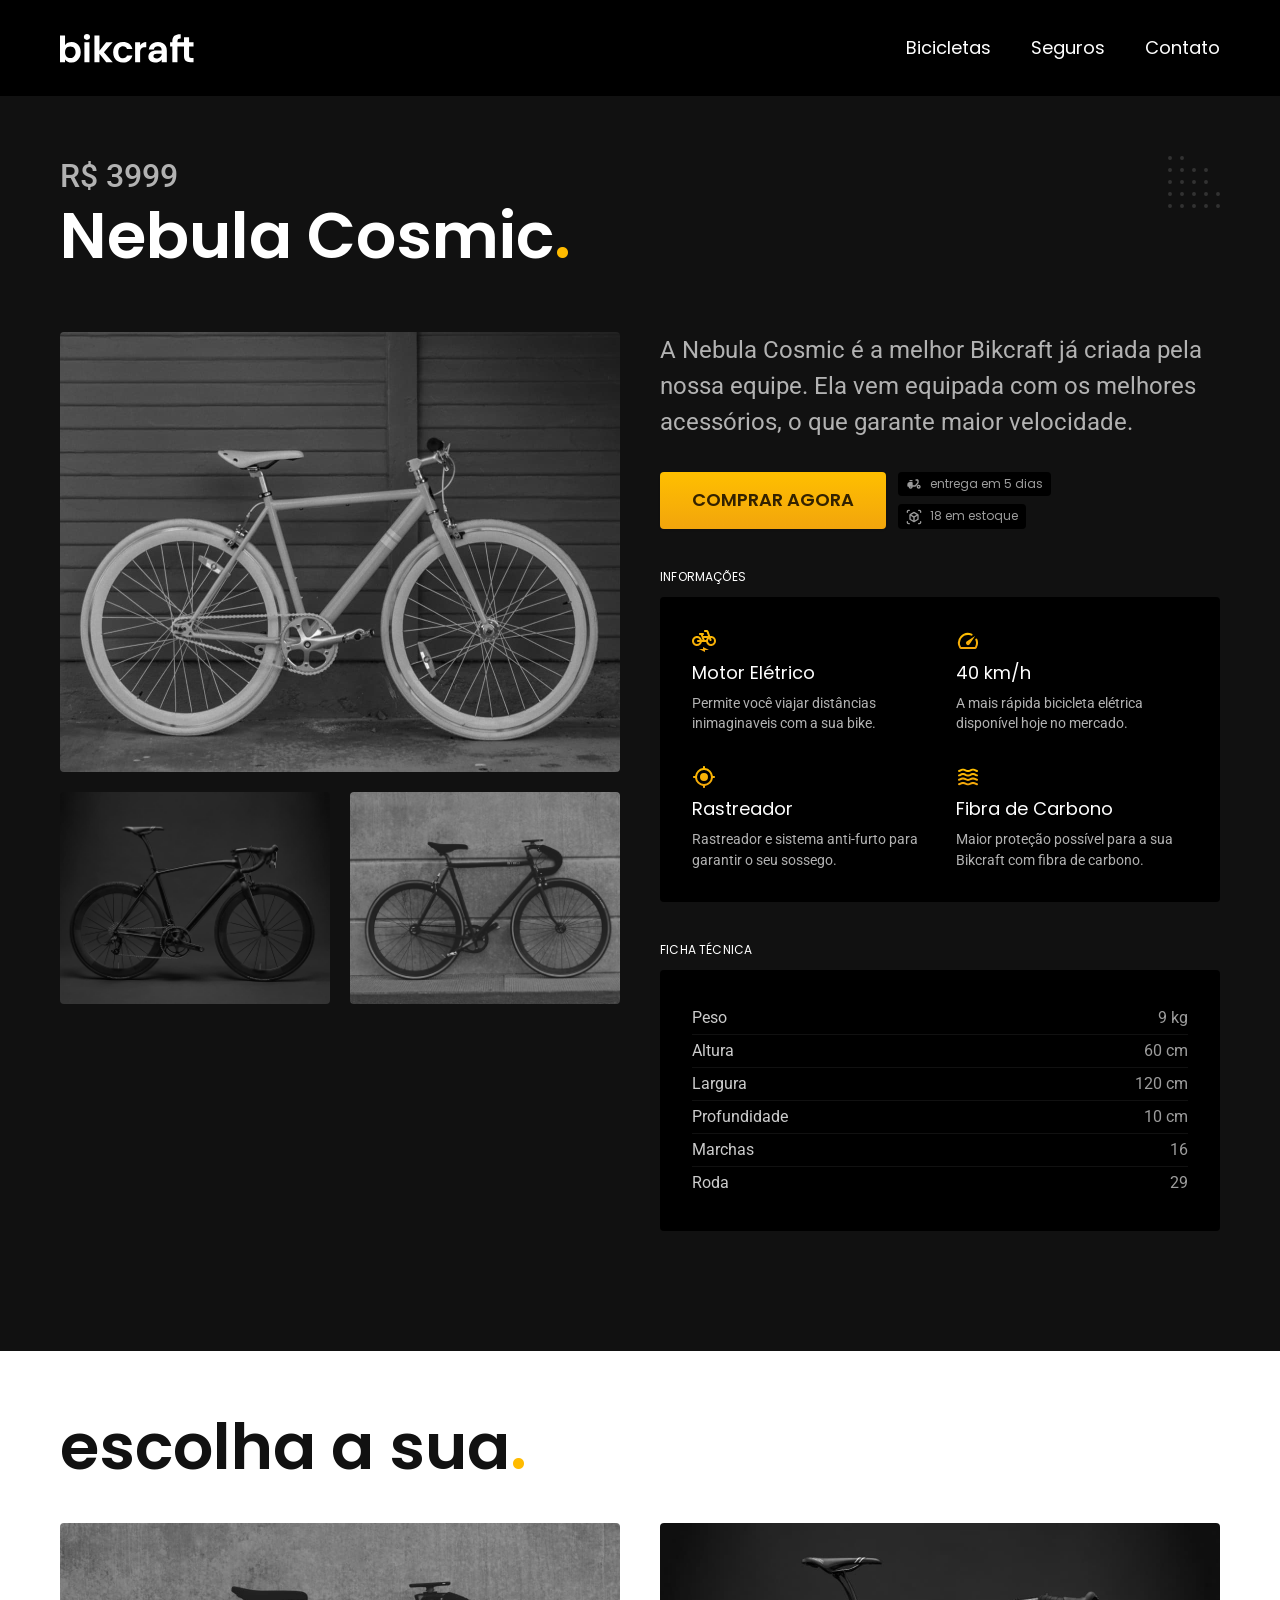
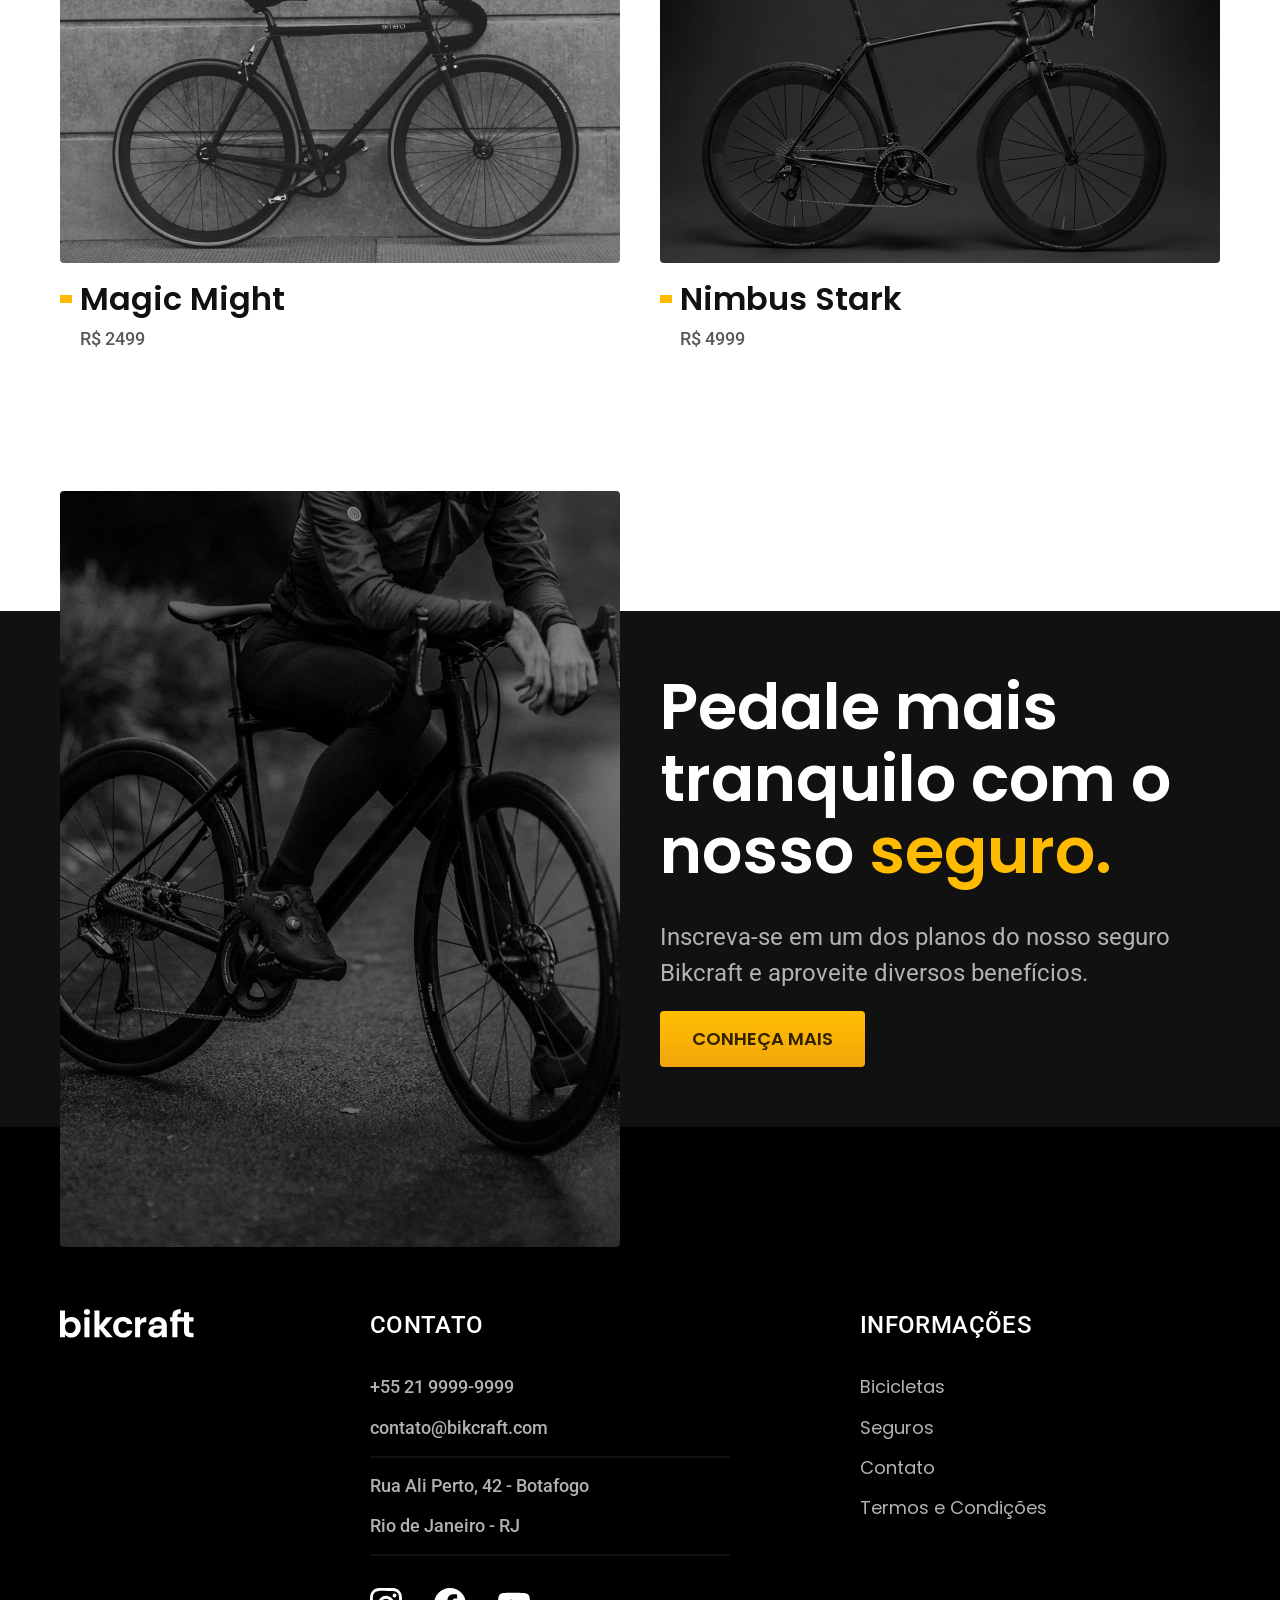
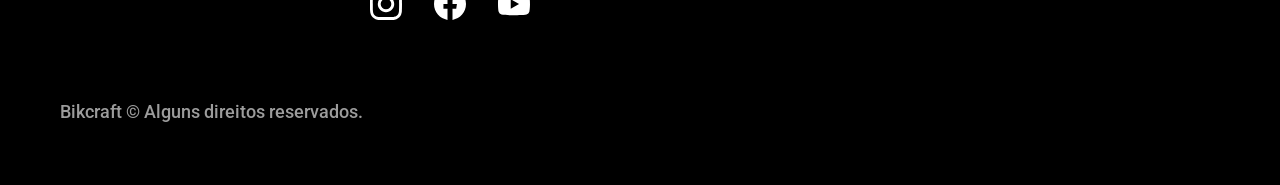
<file: bicicletas/nebula.html>
<!DOCTYPE html>
<html lang="pt-br">

<head>
  <meta charset="UTF-8">
  <meta name="viewport" content="width=device-width, initial-scale=1.0">

  <title>Nebula | Bikcraft</title>
  <meta name="description" content="Nebula.">

  <link rel="icon" href="../favicon.svg" type="image/svg+xml">
  <link rel="preload" href="../css/style.min.css" as="style">
  <link rel="stylesheet" href="../css/style.min.css">
<script>document.documentElement.classList.add('js');</script>

  <link rel="preconnect" href="https://fonts.gstatic.com" crossorigin="">
  <link rel="preconnect" href="https://fonts.googleapis.com">
  <link href="https://fonts.googleapis.com/css2?family=Merriweather:ital,wght@1,900&amp;family=Poppins:wght@400;600&amp;family=Roboto:wght@400;500&amp;display=swap" rel="stylesheet">
</head>

<body id="bicicleta">
  <header class="header-bg">
    <div class="header container">
      <a href="../">
        <img src="../img/bikcraft.svg" alt="Bikcraft">
      </a>

      <nav aria-label="primaria">
        <ul class="header-menu font-1-m cor-0">
          <li><a href="../bicicletas.html">Bicicletas</a></li>
          <li><a href="../seguros.html">Seguros</a></li>
          <li><a href="../contato.html">Contato</a></li>
        </ul>
      </nav>
    </div>
  </header>

  <main class="titulo-bg">
    <div>
      <div class="titulo container">
        <p class="font-2-xl cor-5">R$ 3999</p>
        <h1 class="font-1-xxl cor-0">Nebula Cosmic<span class="cor-p1">.</span></h1>
      </div>
    </div>
    <div class="bicicleta container">
      <div class="bicicleta-imagens">
        <img src="../img/bicicleta/nimbus3.jpg" alt="Bicicleta 1">
        <img src="../img/bicicleta/nimbus1.jpg" alt="Bicicleta 2">
        <img src="../img/bicicleta/nimbus2.jpg" alt="Bicicleta 3">
      </div>
      <div class="bicicleta-conteudo">
        <p class="font-2-l cor-5">A Nebula Cosmic é a melhor Bikcraft já criada pela nossa equipe. Ela vem equipada com os melhores acessórios, o que garante maior velocidade.</p>
        <div class="bicicleta-comprar">
          <a class="botao" href="../orcamento.html?tipo=bikcraft&produto=nebula">Comprar Agora</a>
          <span class="font-1-xs cor-6"><img src="../img/icones/entrega.svg" alt=""> entrega em 5 dias</span>
          <span class="font-1-xs cor-6"><img src="../img/icones/estoque.svg" alt=""> 18 em estoque</span>
        </div>

        <h2 class="font-1-xs cor-0">Informações</h2>
        <ul class="bicicleta-informacoes">
          <li>
            <img src="../img/icones/eletrica.svg" alt="">
            <h3 class="font-1-m cor-0">Motor Elétrico</h3>
            <p class="font-2-xs cor-5">Permite você viajar distâncias inimaginaveis com a sua bike.</p>
          </li>
          <li>
            <img src="../img/icones/velocidade.svg" alt="">
            <h3 class="font-1-m cor-0">40 km/h</h3>
            <p class="font-2-xs cor-5">A mais rápida bicicleta elétrica disponível hoje no mercado.</p>
          </li>
          <li>
            <img src="../img/icones/rastreador.svg" alt="">
            <h3 class="font-1-m cor-0">Rastreador</h3>
            <p class="font-2-xs cor-5">Rastreador e sistema anti-furto para garantir o seu sossego.</p>
          </li>
          <li>
            <img src="../img/icones/carbono.svg" alt="">
            <h3 class="font-1-m cor-0">Fibra de Carbono</h3>
            <p class="font-2-xs cor-5">Maior proteção possível para a sua Bikcraft com fibra de carbono.</p>
          </li>
        </ul>
        <h2 class="font-1-xs cor-0">Ficha Técnica</h2>
        <ul class="bicicleta-ficha font-2-s cor-4">
          <li>Peso <span>9 kg</span></li>
          <li>Altura <span>60 cm</span></li>
          <li>Largura <span>120 cm</span></li>
          <li>Profundidade <span>10 cm</span></li>
          <li>Marchas <span>16</span></li>
          <li>Roda <span>29</span></li>
        </ul>
      </div>
    </div>
  </main>

  <article class="bicicletas-lista container">
    <h2 class="font-1-xxl">escolha a sua<span class="cor-p1">.</span></h2>

    <ul>
      <li>
        <a href="./magic.html">
          <img src="../img/bicicletas/magic.jpg" alt="Bicicleta preta">
          <h3 class="font-1-xl">Magic Might</h3>
          <span class="font-2-m cor-8">R$ 2499</span>
        </a>
      </li>
      <li>
        <a href="./nimbus.html">
          <img src="../img/bicicletas/nimbus.jpg" alt="Bicicleta preta">
          <h3 class="font-1-xl">Nimbus Stark</h3>
          <span class="font-2-m cor-8">R$ 4999</span>
        </a>
      </li>
    </ul>
  </article>

  <article class="seguro-bg">
    <div class="seguro container">
      <div class="seguro-imagem">
        <img src="../img/fotos/seguros.jpg" alt="Pessoa parada em cima de uma bicicleta.">
      </div>
      <div class="seguro-conteudo">
        <h2 class="font-1-xxl cor-0">Pedale mais tranquilo com o nosso <span class="cor-p1">seguro.</span></h2>
        <p class="font-2-l cor-5">Inscreva-se em um dos planos do nosso seguro Bikcraft e aproveite diversos benefícios.</p>
        <a class="botao" href="../seguros.html">Conheça Mais</a>
      </div>
    </div>
  </article>

  <footer class="footer-bg">
    <div class="footer container">
      <img src="../img/bikcraft.svg" alt="Bikcraft">
      <div class="footer-contato">
        <h3 class="font-2-l-b cor-0">Contato</h3>
        <ul class="font-2-m cor-5">
          <li><a href="tel:+552199999999">+55 21 9999-9999</a></li>
          <li><a href="mailto:contato@bikcraft.com">contato@bikcraft.com</a></li>
          <li>Rua Ali Perto, 42 - Botafogo</li>
          <li>Rio de Janeiro - RJ</li>
        </ul>
        <div class="footer-redes">
          <a href="../">
            <img src="../img/redes/instagram.svg" alt="Instagram">
          </a>
          <a href="../">
            <img src="../img/redes/facebook.svg" alt="Facebook">
          </a>
          <a href="../">
            <img src="../img/redes/youtube.svg" alt="Youtube">
          </a>
        </div>
      </div>
      <div class="footer-informacoes">
        <h3 class="font-2-l-b cor-0">Informações</h3>
        <nav>
          <ul class="font-1-m cor-5">
            <li><a href="../bicicletas.html">Bicicletas</a></li>
            <li><a href="../seguros.html">Seguros</a></li>
            <li><a href="../contato.html">Contato</a></li>
            <li><a href="../termos.html">Termos e Condições</a></li>
          </ul>
        </nav>
      </div>
      <p class="footer-copy font-2-m cor-6">Bikcraft © Alguns direitos reservados.</p>
    </div>
  </footer>
<script src="../js/script.js"></script>
</body>

</html>
</file>
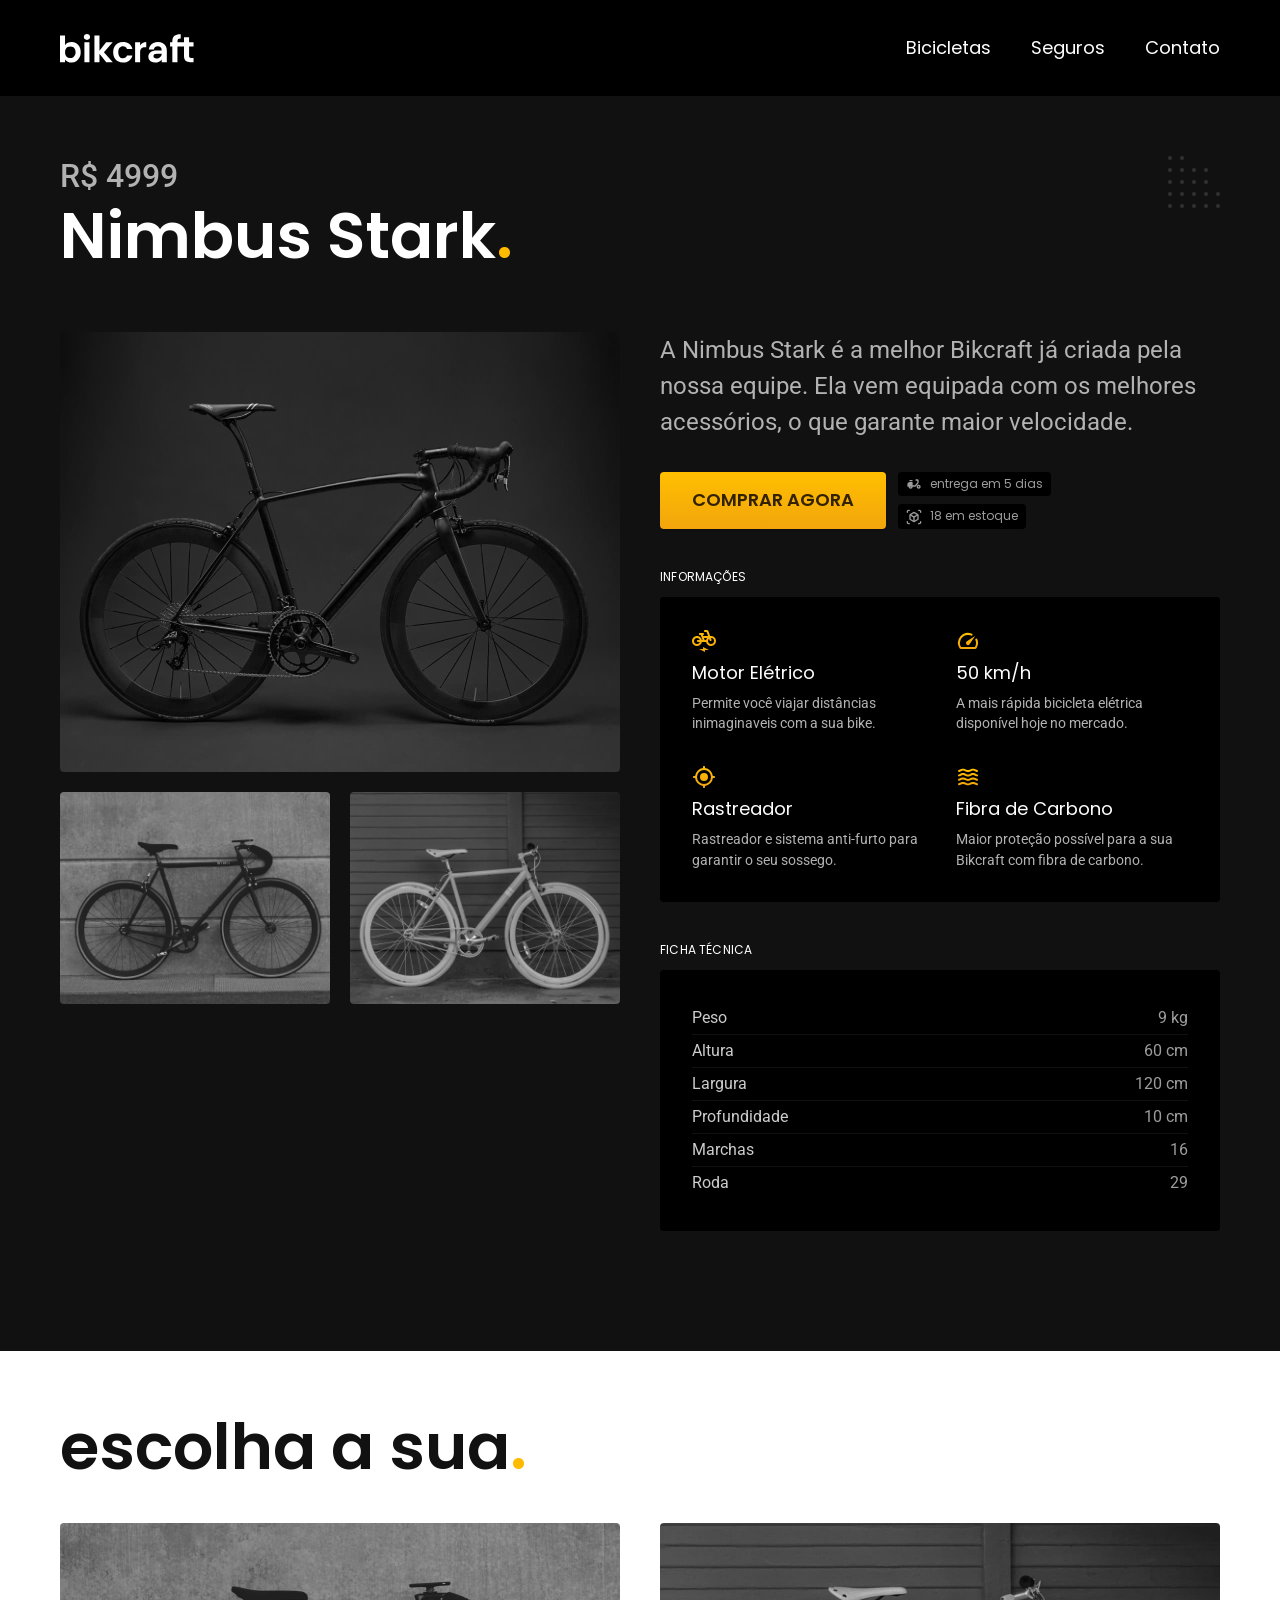
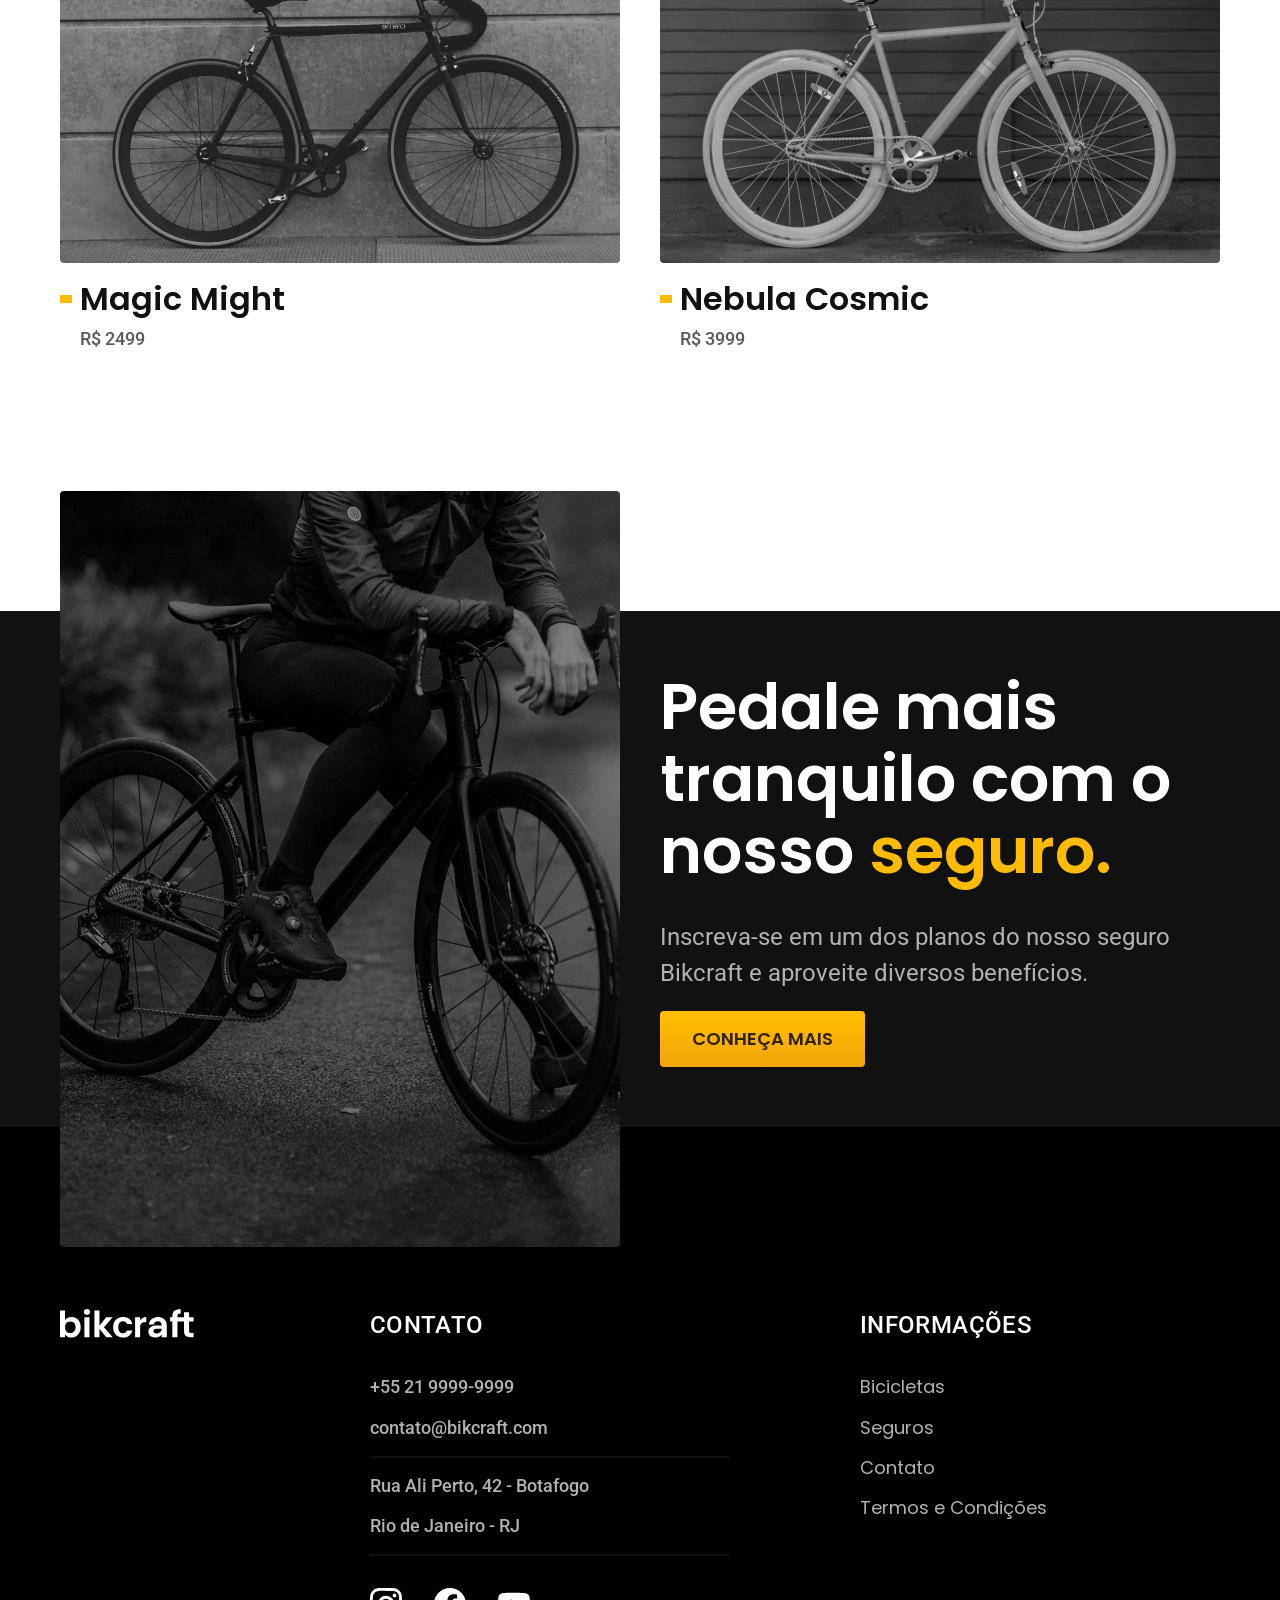
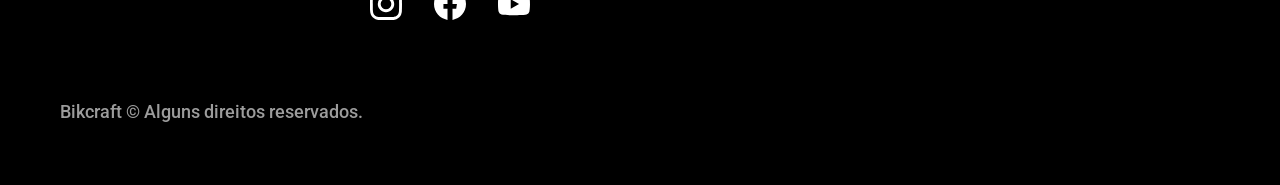
<file: bicicletas/nimbus.html>
<!DOCTYPE html>
<html lang="pt-br">

<head>
  <meta charset="UTF-8">
  <meta name="viewport" content="width=device-width, initial-scale=1.0">

  <title>Nimbus | Bikcraft</title>
  <meta name="description" content="Nimbus.">

  <link rel="icon" href="../favicon.svg" type="image/svg+xml">
  <link rel="preload" href="../css/style.min.css" as="style">
  <link rel="stylesheet" href="../css/style.min.css">
<script>document.documentElement.classList.add('js');</script>

  <link rel="preconnect" href="https://fonts.gstatic.com" crossorigin="">
  <link rel="preconnect" href="https://fonts.googleapis.com">
  <link href="https://fonts.googleapis.com/css2?family=Merriweather:ital,wght@1,900&amp;family=Poppins:wght@400;600&amp;family=Roboto:wght@400;500&amp;display=swap" rel="stylesheet">
</head>

<body id="bicicleta">
  <header class="header-bg">
    <div class="header container">
      <a href="../">
        <img src="../img/bikcraft.svg" alt="Bikcraft">
      </a>

      <nav aria-label="primaria">
        <ul class="header-menu font-1-m cor-0">
          <li><a href="../bicicletas.html">Bicicletas</a></li>
          <li><a href="../seguros.html">Seguros</a></li>
          <li><a href="../contato.html">Contato</a></li>
        </ul>
      </nav>
    </div>
  </header>

  <main class="titulo-bg">
    <div>
      <div class="titulo container">
        <p class="font-2-xl cor-5">R$ 4999</p>
        <h1 class="font-1-xxl cor-0">Nimbus Stark<span class="cor-p1">.</span></h1>
      </div>
    </div>
    <div class="bicicleta container">
      <div class="bicicleta-imagens">
        <img src="../img/bicicleta/nimbus1.jpg" alt="Bicicleta 1">
        <img src="../img/bicicleta/nimbus2.jpg" alt="Bicicleta 2">
        <img src="../img/bicicleta/nimbus3.jpg" alt="Bicicleta 3">
      </div>
      <div class="bicicleta-conteudo">
        <p class="font-2-l cor-5">A Nimbus Stark é a melhor Bikcraft já criada pela nossa equipe. Ela vem equipada com os melhores acessórios, o que garante maior velocidade.</p>
        <div class="bicicleta-comprar">
          <a class="botao" href="../orcamento.html?tipo=bikcraft&produto=nimbus">Comprar Agora</a>
          <span class="font-1-xs cor-6"><img src="../img/icones/entrega.svg" alt=""> entrega em 5 dias</span>
          <span class="font-1-xs cor-6"><img src="../img/icones/estoque.svg" alt=""> 18 em estoque</span>
        </div>

        <h2 class="font-1-xs cor-0">Informações</h2>
        <ul class="bicicleta-informacoes">
          <li>
            <img src="../img/icones/eletrica.svg" alt="">
            <h3 class="font-1-m cor-0">Motor Elétrico</h3>
            <p class="font-2-xs cor-5">Permite você viajar distâncias inimaginaveis com a sua bike.</p>
          </li>
          <li>
            <img src="../img/icones/velocidade.svg" alt="">
            <h3 class="font-1-m cor-0">50 km/h</h3>
            <p class="font-2-xs cor-5">A mais rápida bicicleta elétrica disponível hoje no mercado.</p>
          </li>
          <li>
            <img src="../img/icones/rastreador.svg" alt="">
            <h3 class="font-1-m cor-0">Rastreador</h3>
            <p class="font-2-xs cor-5">Rastreador e sistema anti-furto para garantir o seu sossego.</p>
          </li>
          <li>
            <img src="../img/icones/carbono.svg" alt="">
            <h3 class="font-1-m cor-0">Fibra de Carbono</h3>
            <p class="font-2-xs cor-5">Maior proteção possível para a sua Bikcraft com fibra de carbono.</p>
          </li>
        </ul>
        <h2 class="font-1-xs cor-0">Ficha Técnica</h2>
        <ul class="bicicleta-ficha font-2-s cor-4">
          <li>Peso <span>9 kg</span></li>
          <li>Altura <span>60 cm</span></li>
          <li>Largura <span>120 cm</span></li>
          <li>Profundidade <span>10 cm</span></li>
          <li>Marchas <span>16</span></li>
          <li>Roda <span>29</span></li>
        </ul>
      </div>
    </div>
  </main>

  <article class="bicicletas-lista container">
    <h2 class="font-1-xxl">escolha a sua<span class="cor-p1">.</span></h2>

    <ul>
      <li>
        <a href="./magic.html">
          <img src="../img/bicicletas/magic.jpg" alt="Bicicleta preta">
          <h3 class="font-1-xl">Magic Might</h3>
          <span class="font-2-m cor-8">R$ 2499</span>
        </a>
      </li>
      <li>
        <a href="./nebula.html">
          <img src="../img/bicicletas/nebula.jpg" alt="Bicicleta preta">
          <h3 class="font-1-xl">Nebula Cosmic</h3>
          <span class="font-2-m cor-8">R$ 3999</span>
        </a>
      </li>
    </ul>
  </article>

  <article class="seguro-bg">
    <div class="seguro container">
      <div class="seguro-imagem">
        <img src="../img/fotos/seguros.jpg" alt="Pessoa parada em cima de uma bicicleta.">
      </div>
      <div class="seguro-conteudo">
        <h2 class="font-1-xxl cor-0">Pedale mais tranquilo com o nosso <span class="cor-p1">seguro.</span></h2>
        <p class="font-2-l cor-5">Inscreva-se em um dos planos do nosso seguro Bikcraft e aproveite diversos benefícios.</p>
        <a class="botao" href="../seguros.html">Conheça Mais</a>
      </div>
    </div>
  </article>

  <footer class="footer-bg">
    <div class="footer container">
      <img src="../img/bikcraft.svg" alt="Bikcraft">
      <div class="footer-contato">
        <h3 class="font-2-l-b cor-0">Contato</h3>
        <ul class="font-2-m cor-5">
          <li><a href="tel:+552199999999">+55 21 9999-9999</a></li>
          <li><a href="mailto:contato@bikcraft.com">contato@bikcraft.com</a></li>
          <li>Rua Ali Perto, 42 - Botafogo</li>
          <li>Rio de Janeiro - RJ</li>
        </ul>
        <div class="footer-redes">
          <a href="../">
            <img src="../img/redes/instagram.svg" alt="Instagram">
          </a>
          <a href="../">
            <img src="../img/redes/facebook.svg" alt="Facebook">
          </a>
          <a href="../">
            <img src="../img/redes/youtube.svg" alt="Youtube">
          </a>
        </div>
      </div>
      <div class="footer-informacoes">
        <h3 class="font-2-l-b cor-0">Informações</h3>
        <nav>
          <ul class="font-1-m cor-5">
            <li><a href="../bicicletas.html">Bicicletas</a></li>
            <li><a href="../seguros.html">Seguros</a></li>
            <li><a href="../contato.html">Contato</a></li>
            <li><a href="../termos.html">Termos e Condições</a></li>
          </ul>
        </nav>
      </div>
      <p class="footer-copy font-2-m cor-6">Bikcraft © Alguns direitos reservados.</p>
    </div>
  </footer>
<script src="../js/script.js"></script>
</body>

</html>
</file>
<file: css/style.min.css>
body{margin:0;font-family:Arial,Helvetica,sans-serif;color:#111}blockquote,dd,h1,h2,h3,h4,p,ul{margin:0}ul{padding:0;list-style:none}a{text-decoration:none;color:inherit}img{max-width:100%;height:auto;display:block}img[src$=".jpg"]{border-radius:4px}.font-1-xs{font:400 0.75rem/1.35 Poppins,sans-serif}.font-2-xs{font:400 0.875rem/1.43 Roboto,sans-serif}.font-1-s{font:400 1rem/1.5 Poppins,sans-serif}.font-2-s{font:400 1rem/1.5 Roboto,sans-serif}.font-1-m,.font-1-m-b{font:400 1.125rem/1.35 Poppins,sans-serif}.font-1-m-b{font-weight:600}.font-2-m{font:500 1.125rem/1.35 Roboto,sans-serif}.font-1-l{font:400 1.5rem/1.5 Poppins,sans-serif}.font-2-l,.font-2-l-b{font:400 1.5rem/1.5 Roboto,sans-serif}.font-2-l-b{font-weight:500;letter-spacing:.015em;text-transform:uppercase}.font-1-xl{font:600 2rem/1.25 Poppins,sans-serif}.font-2-xl{font:500 2rem/1.25 Roboto,sans-serif}.font-1-xxl{font:600 4rem/1.125 Poppins,sans-serif}@media (max-width:1200px){.font-1-xxl{font-size:3rem}.font-2-l,.font-2-l-b{font-size:1.125rem}}@media (max-width:800px){.font-1-xxl{font-size:2rem}.font-1-xl,.font-2-xl{font-size:1.5rem}}:root{--cor-0:#ffffff;--cor-1:#f7f7f7;--cor-2:#ededed;--cor-3:#dedede;--cor-4:#cccccc;--cor-5:#b2b2b2;--cor-6:#9c9c9c;--cor-7:#717171;--cor-8:#595959;--cor-9:#404040;--cor-10:#2e2e2e;--cor-11:#111111;--cor-12:#000000;--cor-p1:#ffbb00;--cor-p2:#e4a30b;--cor-p3:#a66f00;--cor-p4:#664400;--cor-p5:#332200}.cor-0{color:var(--cor-0)}.cor-1{color:var(--cor-1)}.cor-2{color:var(--cor-2)}.cor-3{color:var(--cor-3)}.cor-4{color:var(--cor-4)}.cor-5{color:var(--cor-5)}.cor-6{color:var(--cor-6)}.cor-7{color:var(--cor-7)}.cor-8{color:var(--cor-8)}.cor-9{color:var(--cor-9)}.cor-10{color:var(--cor-10)}.cor-11{color:var(--cor-11)}.cor-12{color:var(--cor-12)}.cor-p1{color:var(--cor-p1)}.cor-p2{color:var(--cor-p2)}.cor-p3{color:var(--cor-p3)}.cor-p4{color:var(--cor-p4)}.cor-p5{color:var(--cor-p5)}.js .fadeInDown{transform:translate3d(0,-20px,0)}.js .fadeInUp{transform:translate3d(0,20px,0)}.js .fadeInRight{transform:translate3d(20px,0,0)}.js .fadeInLeft{transform:translate3d(-20px,0,0)}.js [data-anime]{opacity:0}.js .anime{opacity:1;transform:none;transition:transform .8s,opacity .8s}.header-bg{background-color:var(--cor-12)}.header{display:flex;flex-wrap:wrap;gap:20px;justify-content:space-between;align-items:center;padding-top:20px;padding-bottom:20px}.header-menu{display:flex;flex-wrap:wrap;gap:40px}.header-menu a{display:inline-block;padding:16px 0;position:relative}.header-menu a:after{content:"";display:block;height:2px;width:0;background:var(--cor-0);margin-top:4px;transition:.3s;position:absolute}.header-menu a.ativo::after,.header-menu a:hover:after{width:100%}@media (max-width:800px){.header-menu{gap:20px}.header-menu a{background:var(--cor-11);padding:12px 16px;border-radius:4px}.header-menu a:hover{background-color:var(--cor-10)}.header a:after{display:none}}@media (max-width:600px){.header-menu{gap:12px}.header-menu a{padding:8px 12px;font-size:14px}}.footer-bg{background-color:var(--cor-12)}.footer{display:grid;grid-template-columns:3fr 5fr 4fr;gap:40px;padding-top:60px;padding-bottom:60px}.footer h3{margin-bottom:32px}.footer-contato ul{margin-bottom:32px}.footer-contato li:nth-child(2n):after{content:"";display:block;max-width:360px;height:2px;background:var(--cor-11);margin-top:16px}.footer li{margin-bottom:16px}.footer-redes{display:flex;gap:32px}.footer a:hover{color:var(--cor-0)}.footer-copy{grid-column:1/-1;margin-top:40px}@media (max-width:800px){.footer>img{display:none}.footer{grid-template-columns:1fr 1fr}}@media (max-width:600px){.footer{grid-template-columns:1fr;gap:60px}.footer-copy{margin-top:0}}.container{box-sizing:border-box;max-width:1200px;padding-left:20px;padding-right:20px;margin-left:auto;margin-right:auto}.botao{display:inline-block;padding:16px 32px;background:linear-gradient(#ffbf00,#f2a50c);border-radius:4px;box-shadow:0 1px 2px rgba(0,0,0,.1);text-transform:uppercase;color:var(--cor-p5);font:600 1.125rem/1.35 Poppins,sans-serif;max-width:max-content;border:none;cursor:pointer}.botao:hover{background:linear-gradient(#ffb60d,#e59317)}.botao.secundario{background:var(--cor-10);color:var(--cor-2)}.botao.secundario:hover{background:var(--cor-9)}.botao.seta{display:flex;align-items:center}.botao.seta::after{content:"";display:inline-block;width:18px;height:10px;margin-left:12px;background:url("../img/icones/seta.svg");transition:transform .2s}.botao.seta:hover::after{transform:translateX(4px)}@media (max-width:600px){.botao{padding:12px 16px;font-size:1rem}}.link{display:inline-block;color:var(--cor-p1);font:500 1.5rem/1.5 Poppins,sans-serif;text-transform:uppercase}.link::after{content:"";display:block;width:100%;height:4px;background-color:currentColor}.link:hover{color:var(--cor-0)}.titulo-bg{padding-top:60px;padding-bottom:60px;background-color:var(--cor-11)}.titulo{background:url("../img/dec/top-right.svg") no-repeat top right 20px}.titulo p{margin-bottom:4px}@media (max-width:800px){.titulo-bg{padding-top:40px;padding-bottom:40px}.titulo p{font-size:1rem;text-transform:lowercase;font-weight:400}}.form{display:grid;grid-template-columns:1fr 1fr;gap:20px}.form label{display:block;font:400 1rem/1.5 Poppins,sans-serif;margin-bottom:4px}.form .col-2{grid-column:span 2}.form input[type=email],.form input[type=text],.form textarea{font:400 1rem/1.5 Roboto,sans-serif;background:var(--cor-1);border:1px solid var(--cor-2);padding:12px;border-radius:4px;width:100%;box-sizing:border-box}.form input[type=email]:focus,.form input[type=text]:focus,.form textarea:focus{outline:0;border-color:var(--cor-p1);background:var(--cor-0);box-shadow:0 0 0 2px #fea}@media (max-width:600px){.form{grid-template-columns:1fr}.form .col-2{grid-column:1}}.introducao-bg{background:var(--cor-12) url("../img/dec/bottom-left.svg") no-repeat bottom 160px left 20px;box-shadow:inset 0 -120px var(--cor-0)}.introducao{display:grid;grid-template-columns:1fr 1fr;gap:0 40px}.introducao-conteudo{align-self:end;padding-bottom:200px}.introducao img{width:100%;height:100%;object-fit:cover;border-radius:4px}.introducao h1{margin-bottom:32px}.introducao p{margin-bottom:20px}@media (max-width:800px){.introducao-bg{background:var(--cor-11);padding-top:40px;box-shadow:inset 0 -60px #fff}.introducao{grid-template-columns:1fr;gap:32px}.introducao-conteudo{padding-bottom:0}.introducao h1{margin-bottom:16px}.introducao img{height:300px;width:100%}}.tecnologia-bg{background-color:var(--cor-11);box-shadow:inset 0 80px var(--cor-0),inset 0 -80px var(--cor-0)}.tecnologia{display:grid;grid-template-columns:1fr 1fr;gap:40px}.tecnologia-imagem img{width:100%;height:100%;object-fit:cover;object-position:left}.tecnologia-conteudo{padding-top:160px;padding-bottom:160px}.tecnologia-conteudo>span{display:block;margin-bottom:20px}.tecnologia-conteudo h2{margin-bottom:32px}.tecnologia-conteudo>p{margin-bottom:20px}.tecnologia a{margin-bottom:80px}.tecnologia-vantagens{display:flex;gap:40px}.tecnologia-vantagens h3{margin-bottom:8px;width:max-content}.tecnologia-vantagens img{width:24px;margin-bottom:8px}@media (max-width:800px){.tecnologia-bg{box-shadow:initial}.tecnologia{grid-template-columns:1fr}.tecnologia-conteudo{padding-top:60px;padding-bottom:60px}.tecnologia-imagem{display:none}.tecnologia a{margin-bottom:60px}}@media (max-width:600px){.tecnologia-vantagens{flex-direction:column}}.parceiros{padding-top:60px;padding-bottom:120px}.parceiros h2{margin-bottom:60px}.parceiros ul{padding:0 20px;max-width:1400px;display:grid;grid-template-columns:repeat(4,1fr);margin:0 auto}.parceiros li{display:flex;padding:32px;border-left:2px solid var(--cor-2)}.parceiros img{margin:auto}.parceiros li:first-child,.parceiros li:nth-child(5){border-left:none}.parceiros li:nth-child(n+5){border-top:2px solid var(--cor-2)}@media (max-width:800px){.parceiros{padding-bottom:60px}.parceiros h2{margin-bottom:20px}.parceiros ul{grid-template-columns:repeat(2,1fr)}.parceiros li:nth-child(n+3){border-top:2px solid var(--cor-2)}.parceiros li:nth-child(odd){border-left:none}}.depoimento{display:grid;grid-template-columns:1fr 1fr;background-color:var(--cor-p1);overflow:hidden}.depoimento img{width:100%;height:100%;object-fit:cover;border-radius:0}.depoimento-conteudo{padding:40px 40px 80px 80px;align-self:end;background:url("../img/dec/bottom-right-p.svg") no-repeat bottom 40px right 40px}.depoimento-conteudo p{max-width:32ch;font-family:Merriweather,serif;font-style:italic;font-weight:900;margin-bottom:32px;position:relative}.depoimento p::after,.depoimento p::before{font-size:5rem;color:var(--cor-p2);position:absolute}.depoimento p::before{content:"“";left:-50px;top:-20px}.depoimento p::after{content:"”"}@media (min-width:1200px){.depoimento img{max-height:520px}}@media (max-width:800px){.depoimento{grid-template-columns:1fr;text-align:center}.depoimento img{max-height:200px}.depoimento-conteudo{padding:40px 20px;margin:auto}}.bicicletas-lista{padding-top:60px;padding-bottom:120px}.bicicletas-lista h2{margin-bottom:40px}.bicicletas-lista ul{display:flex;gap:40px;padding:0 20px 20px 20px;max-width:1400px;margin-left:auto;margin-right:auto;overflow-x:auto}#bicicleta .bicicletas-lista ul{padding:0 0 20px 0}.bicicletas-lista li{flex:1;min-width:280px}.bicicletas-lista a{display:block}.bicicletas-lista img{margin-bottom:16px}.bicicletas-lista h3{margin-bottom:8px;display:flex;align-items:center}.bicicletas-lista h3::before{content:"";display:inline-block;height:8px;width:12px;margin-right:8px;background-color:var(--cor-p1);transition:width .2s}.bicicletas-lista a:hover h3::before{width:24px}.bicicletas-lista li span{padding-left:20px}@media (max-width:800px){.bicicletas-lista{padding-bottom:60px}.bicicletas-lista ul{gap:20px}}.bicicletas-bg{background:linear-gradient(to right,var(--cor-0) 30%,var(--cor-11) 0)}.bicicletas{display:grid;grid-template-columns:1fr 1fr;gap:40px;padding-top:60px;padding-bottom:60px;background:url("../img/dec/top-right.svg") no-repeat top 40px right 20px}.bicicletas-imagem{display:grid}.bicicletas-imagem img{grid-area:1/1}.bicicletas-imagem span{grid-area:1/1;place-self:start end;margin-top:20px;background:var(--cor-12);display:inline-block;padding:8px 16px 8px 8px;border-radius:4px 0 0 4px}.bicicletas-conteudo{display:grid;grid-template-columns:1fr auto;align-content:start}.bicicletas h2,.bicicletas p{grid-column:1/-1}.bicicletas h2{margin-bottom:20px}.bicicletas h2::before{content:"";display:block;width:12px;height:8px;background-color:var(--cor-p1);margin-bottom:8px}.bicicletas p{margin-bottom:32px}.bicicletas a{place-self:end}.bicicletas li{display:flex;align-items:center}.bicicletas ul{display:grid;gap:16px}.bicicletas-conteudo img{width:24px;margin-right:8px}@media (max-width:800px){.bicicletas-bg{background:var(--cor-11)}.bicicletas{grid-template-columns:1fr;gap:20px;padding-top:40px;padding-bottom:40px}}@media (max-width:600px){.bicicletas-conteudo{grid-template-columns:1fr}.bicicletas ul{font-size:1rem;grid-template-columns:1fr 1fr;margin-bottom:32px}.bicicletas a{place-self:start}}.bicicleta{display:grid;grid-template-columns:1fr 1fr;align-items:start;gap:40px;padding-top:60px;padding-bottom:60px}#bicicleta .titulo p{text-transform:uppercase}.bicicleta-imagens{display:flex;flex-wrap:wrap;gap:20px}.bicicleta-imagens img{flex:1;min-width:200px}.bicicleta-imagens img:first-child{min-width:100%}.bicicleta-conteudo>p{margin-bottom:32px}.bicicleta-comprar{display:grid;grid-template-columns:max-content auto;align-items:center;justify-items:start;gap:8px 12px;margin-bottom:40px}.bicicleta-comprar a{grid-row:span 2}.bicicleta-comprar span{display:flex;align-items:center;background-color:var(--cor-12);gap:8px;padding:4px 8px;border-radius:4px}.bicicleta-conteudo h2{text-transform:uppercase;letter-spacing:.015em;margin-bottom:12px}.bicicleta-ficha,.bicicleta-informacoes{padding:32px;background-color:var(--cor-12);border-radius:4px}.bicicleta-informacoes{margin-bottom:40px;display:grid;grid-template-columns:1fr 1fr;gap:32px}.bicicleta-informacoes img{width:24px;margin-bottom:8px}.bicicleta-informacoes h3{margin-bottom:8px}.bicicleta-ficha li{padding:4px 0;display:flex;justify-content:space-between;border-bottom:1px solid var(--cor-11)}.bicicleta-ficha li:last-child{border-bottom:none}.bicicleta-ficha span{color:var(--cor-6)}@media (max-width:800px){.bicicleta{grid-template-columns:1fr;padding-top:40px;padding-bottom:40px}.bicicleta-imagens{grid-row:2}}@media (max-width:400px){.bicicleta-informacoes{grid-template-columns:1fr}.bicicleta-comprar{grid-template-columns:1fr}}.seguro-bg{background-color:var(--cor-11);box-shadow:inset 0 120px var(--cor-0),inset 0 -120px var(--cor-12)}.seguro{display:grid;grid-template-columns:1fr 1fr;gap:40px}.seguro-imagem img{width:100%;height:100%;object-fit:cover}.seguro-conteudo{padding-top:180px;padding-bottom:180px}.seguro h2{margin-bottom:32px}.seguro p{margin-bottom:20px}@media (max-width:800px){.seguro-bg{box-shadow:inset 0 -60px var(--cor-12)}.seguro{grid-template-columns:1fr}.seguro-conteudo{grid-row:1;padding-top:40px;padding-bottom:0}}.seguros-bg{background:var(--cor-11)}.seguros{padding-top:60px;padding-bottom:60px;display:grid;grid-template-columns:1fr 1fr;gap:40px;align-items:center}#seguros .seguros{padding-top:0}.seguros h2{grid-column:1/-1}.seguros-item{background-color:var(--cor-12);padding:32px 32px 32px 60px;display:grid;grid-template-columns:1fr auto;border-radius:4px}.seguros-item h3{margin-bottom:40px}.seguros-item span{grid-column:2;display:block;text-align:right}.seguros-item ul{grid-column:1/-1;margin-bottom:32px}.seguros-item li{display:flex;align-items:center;position:relative}.seguros-item li+li{margin-top:20px}.seguros-item li::before{content:"";display:inline-block;width:13px;height:9px;background-image:url("../img/icones/lista.svg");position:absolute;left:-21px}.seguros-item a{grid-column:1/-1}@media (max-width:800px){.seguros{grid-template-columns:1fr}}.vantagens-bg{background-color:var(--cor-12)}.vantagens{padding-top:120px;padding-bottom:120px}.vantagens h2{margin-bottom:60px}.vantagens ul{display:grid;grid-template-columns:repeat(auto-fit,minmax(280px,max-content));gap:40px 80px}.vantagens h3,.vantagens img{margin-bottom:8px}@media (max-width:800px){.vantagens{padding-top:60px;padding-bottom:60px}.vantagens h2{margin-bottom:40px}.vantagens ul{gap:20px}}.perguntas{padding-top:120px;padding-bottom:120px}.perguntas h2{margin-bottom:60px}.perguntas dl>div{padding:20px;border-radius:4px}.perguntas dl>div:nth-child(odd){background-color:var(--cor-1)}.perguntas button{display:grid;grid-template-columns:auto 1fr auto;align-items:center;gap:8px;cursor:pointer;border:none;background:0 0;width:100%;text-align:left}.perguntas button::before{content:"";display:inline-block;width:12px;height:8px;background-color:var(--cor-p1)}.perguntas button::after{content:"";display:inline-block;width:14px;height:6px;background:url("../img/icones/seta-abrir.svg");transition:.3s}.perguntas button:hover::after,.perguntas button[aria-expanded=true]::after{transform:rotate(180deg)}.js .perguntas dd{display:none}.js .perguntas dd.ativa{display:block}.perguntas dd{padding-left:20px;padding-top:16px;max-width:80ch}@media (max-width:800px){.perguntas{padding-top:60px;padding-bottom:60px}.perguntas h2{margin-bottom:40px}}#contato{background:linear-gradient(var(--cor-11) 600px,var(--cor-1) 0)}.contato{display:grid;grid-template-columns:5fr 7fr}.contato-dados,.contato-formulario{padding:60px;box-shadow:0 1px 2px rgba(0,0,0,.1)}.contato-dados{border-radius:5px 0 0 5px;background:var(--cor-12) url("../img/dec/bottom-left.svg") no-repeat bottom 20px left 20px}.contato-formulario{border-radius:0 5px 5px 0;background:var(--cor-0) url("../img/dec/bottom-right.svg") no-repeat bottom 20px right 20px}.contato-dados h2{margin-bottom:60px}.contato-endereco{margin-bottom:32px;padding-left:28px;background:url("../img/icones/local.svg") no-repeat 0 2px}.contato-endereco p{margin-bottom:8px}.contato-meios a{display:block;max-width:max-content;margin-bottom:8px;padding-left:28px}.contato-meios a:hover{color:var(--cor-0)}.contato-meios a:first-child{background:url("../img/icones/email.svg") no-repeat 0 2px}.contato-meios a:nth-child(2){margin-bottom:32px}.contato-meios a:nth-child(3){background:url("../img/icones/telefone.svg") no-repeat 0 2px;margin-bottom:60px}.contato-redes{display:flex;gap:32px;padding-left:28px}@media (max-width:800px){.contato{grid-template-columns:1fr}.contato-dados,.contato-formulario{padding:20px}.contato-dados{border-radius:5px 5px 0 0;background:var(--cor-12)}.contato-formulario{border-radius:0 0 5px 5px}.contato-dados h2,.contato-meios a:nth-child(3){margin-bottom:32px}.contato-redes{margin-bottom:12px}}.lojas{display:grid;grid-template-columns:1fr 1fr;gap:0 40px;padding-top:120px;padding-bottom:120px}.lojas h2{grid-column:1/-1;margin-bottom:60px}.lojas img{border-radius:4px 4px 0 0}.lojas-item{border-radius:4px;background:var(--cor-0);box-shadow:0 1px 2px rgba(0,0,0,.1)}.lojas-conteudo{display:grid;grid-template-columns:1fr 1fr;gap:32px 16px;padding:32px}.lojas-conteudo h3,.lojas-tempo{grid-column:1/-1}.lojas-dados{display:grid;gap:8px;border-left:2px solid var(--cor-2);padding-left:12px}.lojas-tempo{display:flex;align-items:center;gap:8px}@media (max-width:800px){.lojas{gap:20px;padding-top:60px;padding-bottom:60px}.lojas h2{margin-bottom:32px}.lojas-conteudo{grid-template-columns:1fr}}@media (max-width:600px){.lojas{grid-template-columns:1fr}}#orcamento{background:linear-gradient(var(--cor-11) 600px,var(--cor-1) 0)}.orcamento{display:grid;grid-template-columns:5fr 7fr;padding-bottom:120px}.orcamento h2{text-transform:uppercase;position:relative;display:flex;align-items:center}.orcamento h2::before{content:"";display:inline-block;width:4px;height:8px;background-color:var(--cor-p1);position:absolute;left:-12px}.orcamento-dados,.orcamento-produto{padding:60px;box-shadow:0 1px 2px rgba(0,0,0,.1)}.orcamento-produto{border-radius:5px 0 0 5px;background:var(--cor-12) url("../img/dec/bottom-left.svg") no-repeat bottom 20px left 20px;display:grid;grid-template-columns:1fr 1fr;gap:20px;align-content:start}.orcamento-produto>*{grid-column:1/-1}.orcamento-produto>label{grid-column:initial}.orcamento-produto label{font:400 1rem/1.5 Poppins,sans-serif;color:var(--cor-4);background-color:var(--cor-10);padding:12px 16px;border-radius:4px;cursor:pointer;display:grid;grid-template-columns:auto 1fr auto;align-items:center;border:1px solid var(--cor-10)}.orcamento-produto input:checked+label{background:var(--cor-0);color:var(--cor-11)}.orcamento-produto label::before{content:"";display:inline-block;box-sizing:border-box;width:12px;height:12px;border:1px solid var(--cor-6);border-radius:50%;margin-right:8px}.orcamento-produto input:checked+label::before{border-color:var(--cor-7);box-shadow:inset 0 0 0 3px var(--cor-0),inset 0 0 0 6px var(--cor-7)}.orcamento-produto label:hover{background-color:var(--cor-9);border-color:var(--cor-9)}.orcamento-produto input:focus+label{box-shadow:0 0 0 2px var(--cor-p1);border-color:var(--cor-12)}.orcamento-produto label span{display:none}.orcamento-produto input:checked+label span{display:inline-block}.orcamento-produto input{opacity:0;position:absolute;pointer-events:none}.orcamento-dados{border-radius:0 5px 5px 0;background:var(--cor-0) url("../img/dec/bottom-right.svg") no-repeat bottom 20px right 20px}.orcamento-conteudo{display:none}.orcamento-conteudo h2,.orcamento-dados h2:nth-of-type(n+2){margin-top:20px}#bikcraft:checked~#orcamento-bikcraft,#seguro:checked~#orcamento-seguro{display:grid;gap:20px}.orcamento-detalhes{display:none;background:var(--cor-0);padding:20px;grid-template-columns:1fr 1fr;border-radius:4px;align-items:center}.orcamento-detalhes li{display:flex;align-items:center;margin-bottom:8px}.orcamento-detalhes li img{width:16px;margin-right:8px}.orcamento-produto input:checked+label+.orcamento-detalhes{display:grid}@media (max-width:1200px){.orcamento-dados,.orcamento-produto{padding:32px}}@media (max-width:800px){.orcamento{grid-template-columns:1fr}.orcamento-produto{border-radius:5px 5px 0 0;background:var(--cor-12)}.orcamento-dados{border-radius:0 0 5px 5px}}@media (max-width:400px){.orcamento-produto{grid-template-columns:1fr}}.termos{padding-top:80px;padding-bottom:80px}.termos h2{font-weight:600;margin-bottom:20px}.termos p+h2{margin-top:40px}.termos p{max-width:75ch;margin-bottom:24px}
</file>
